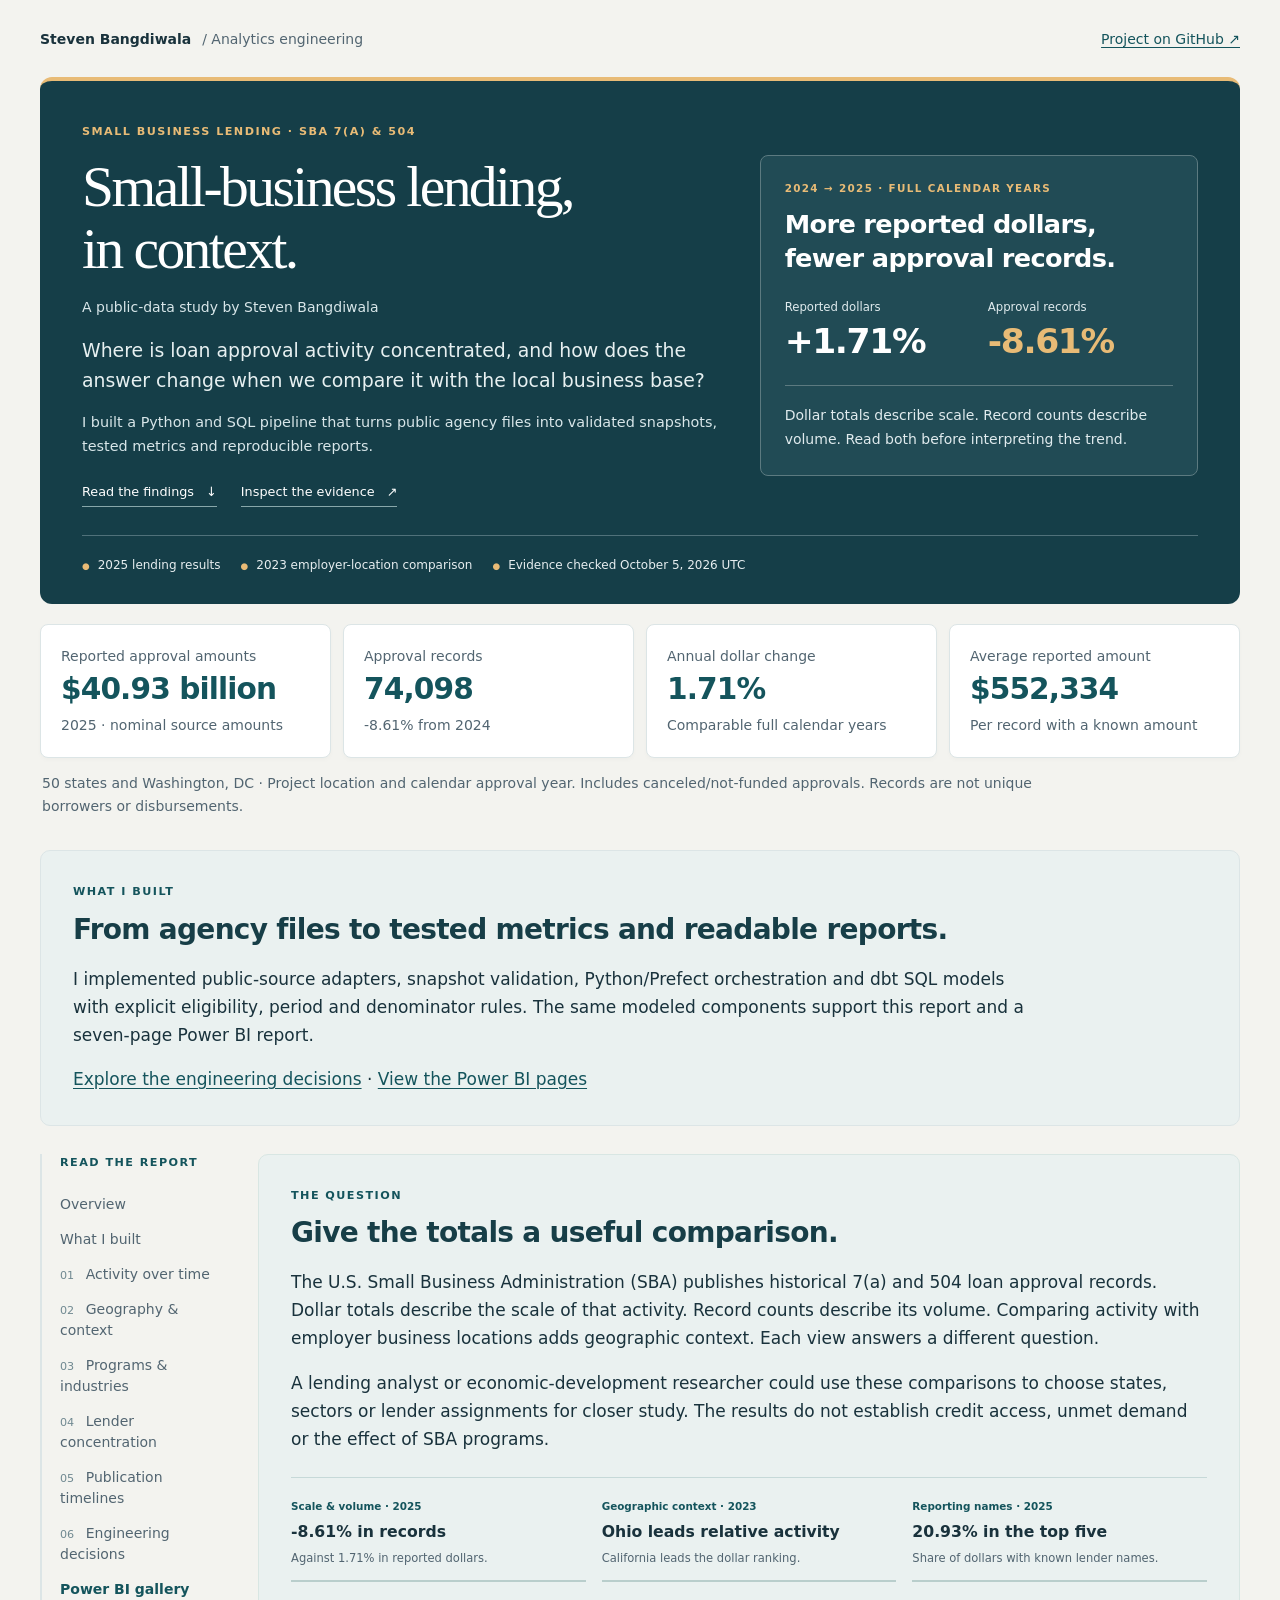
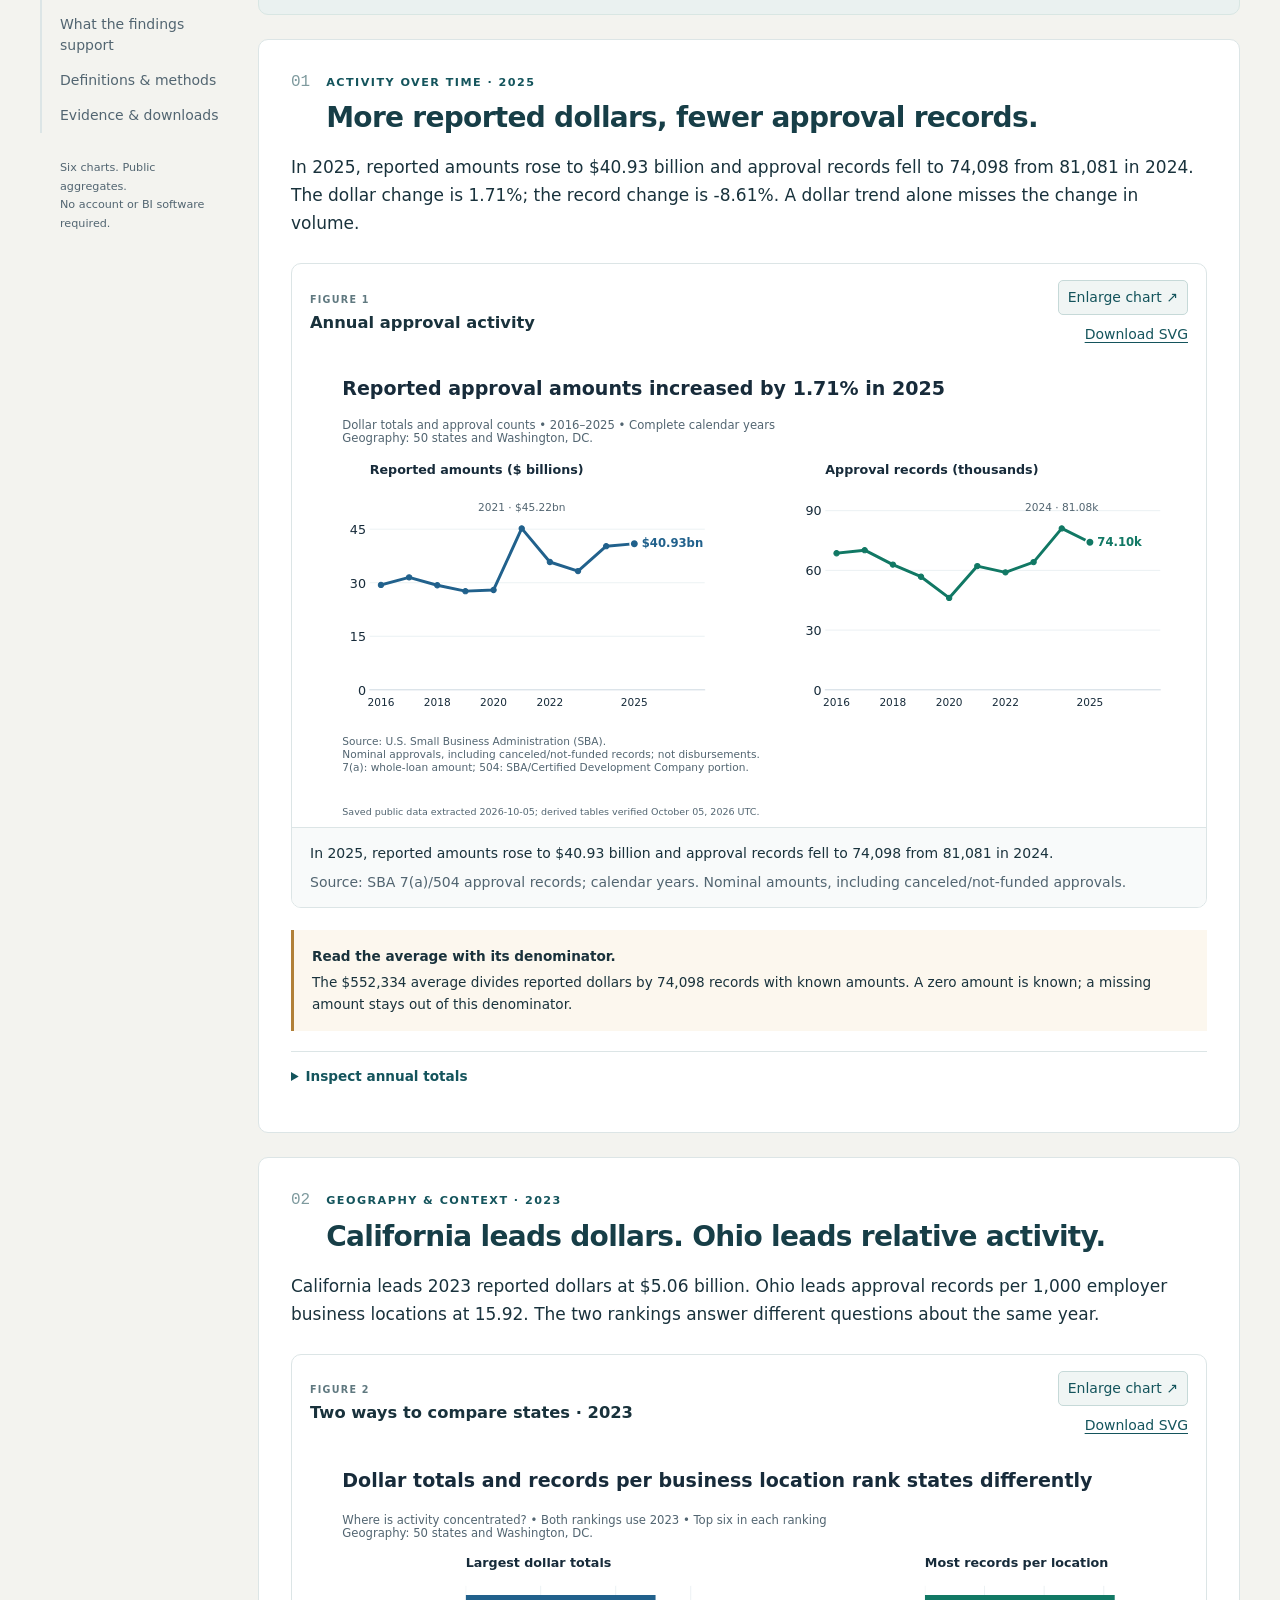
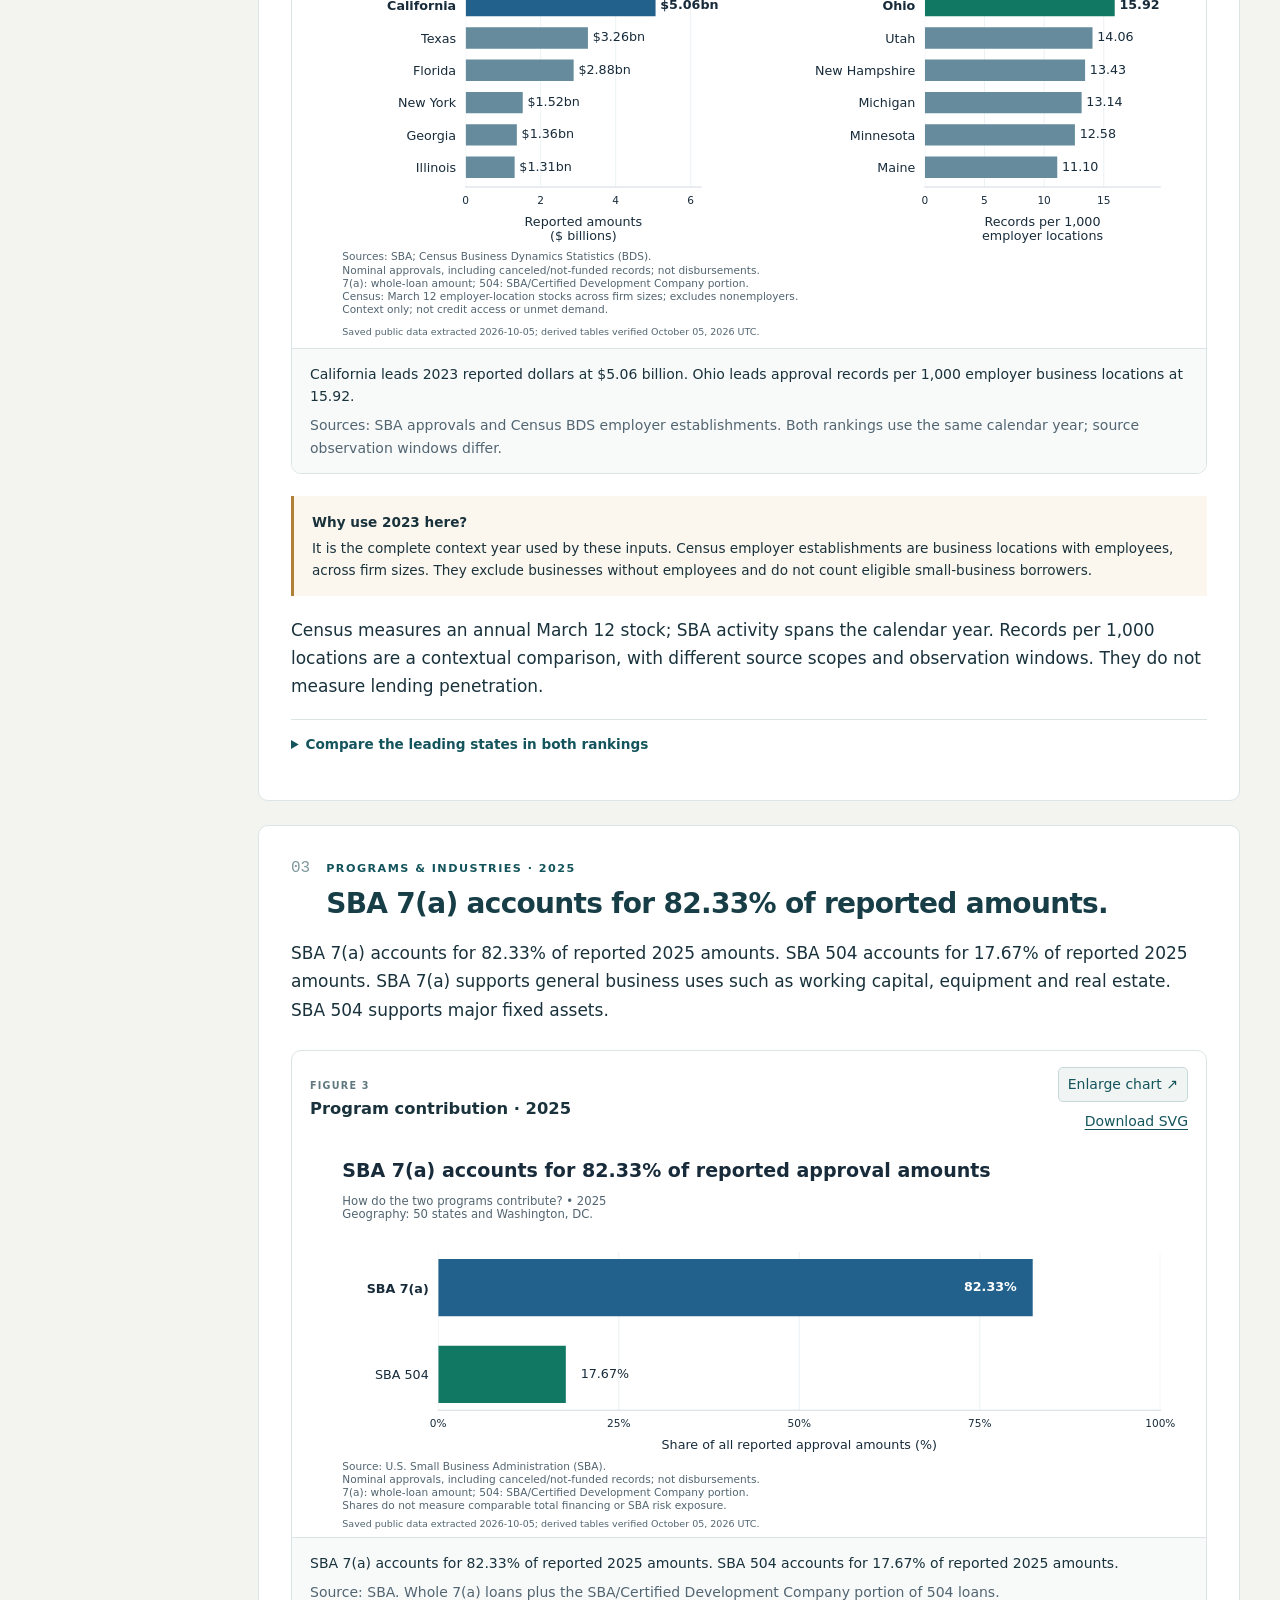
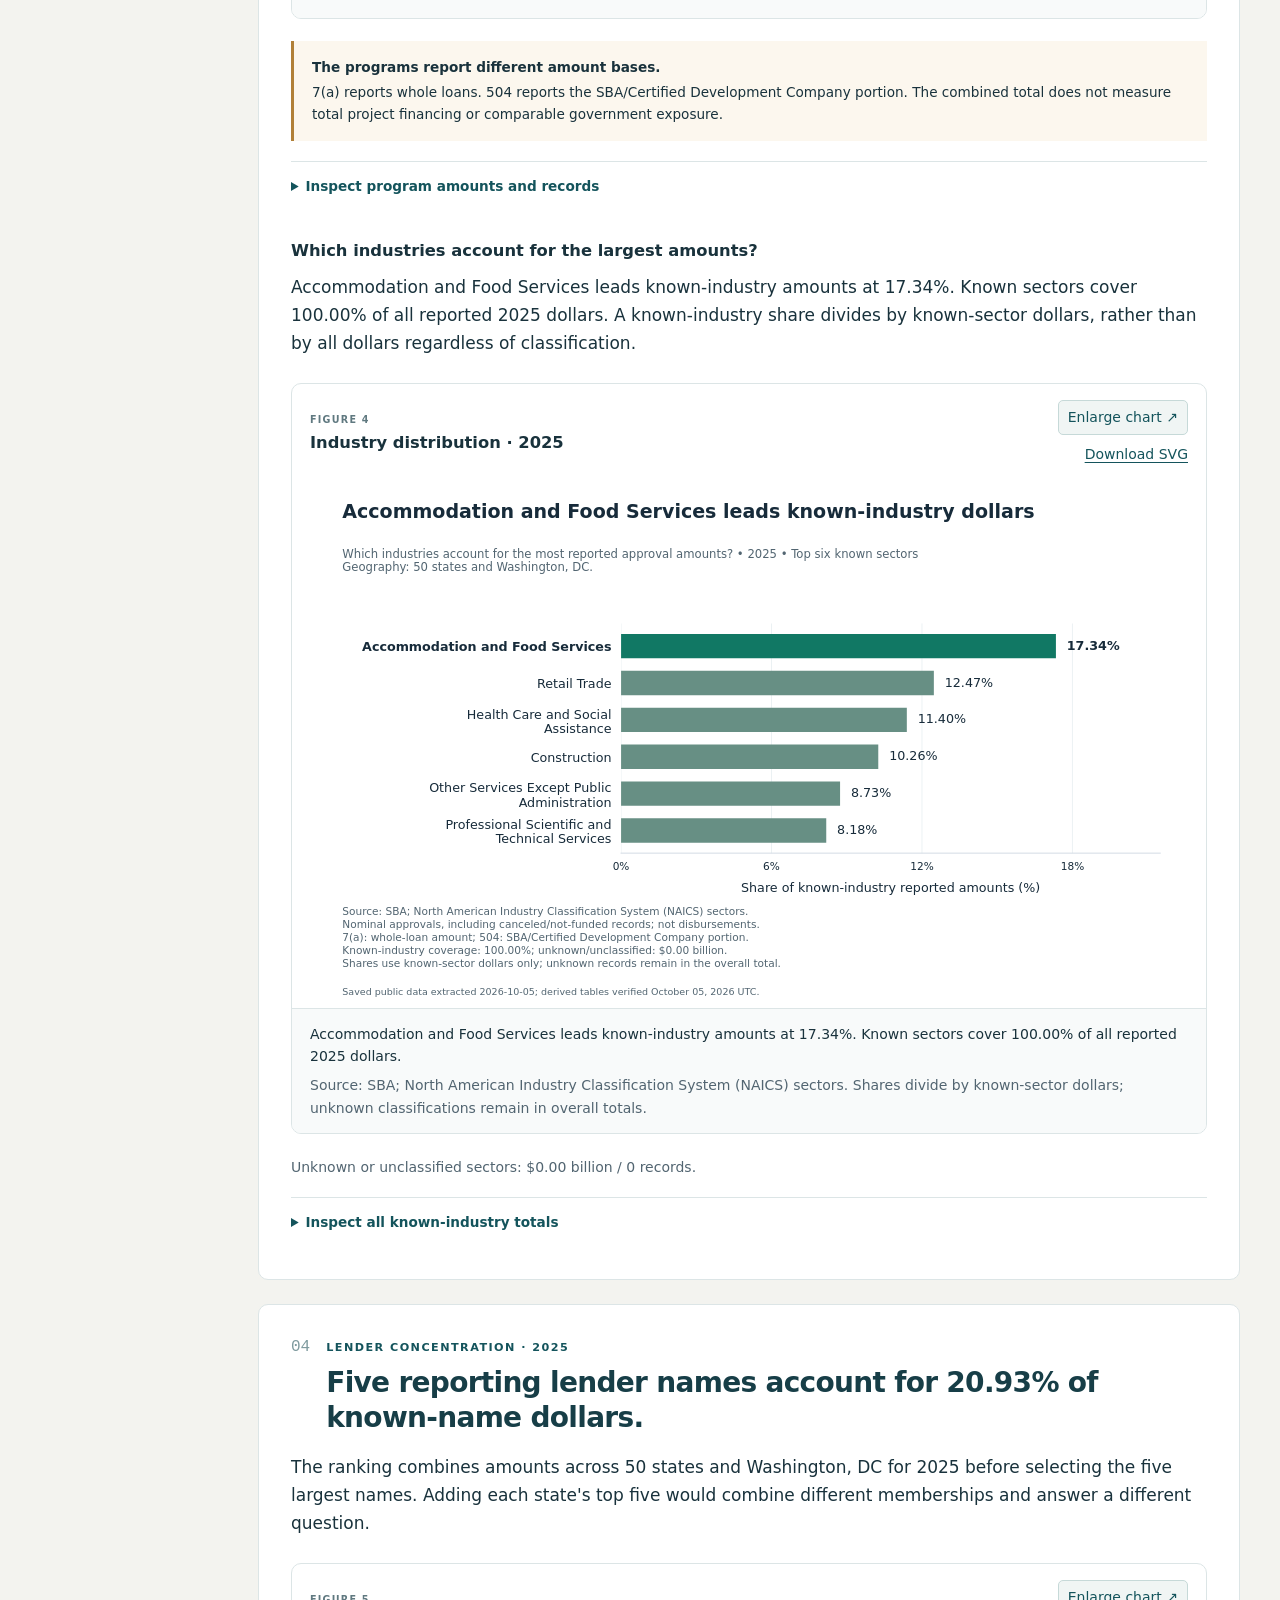
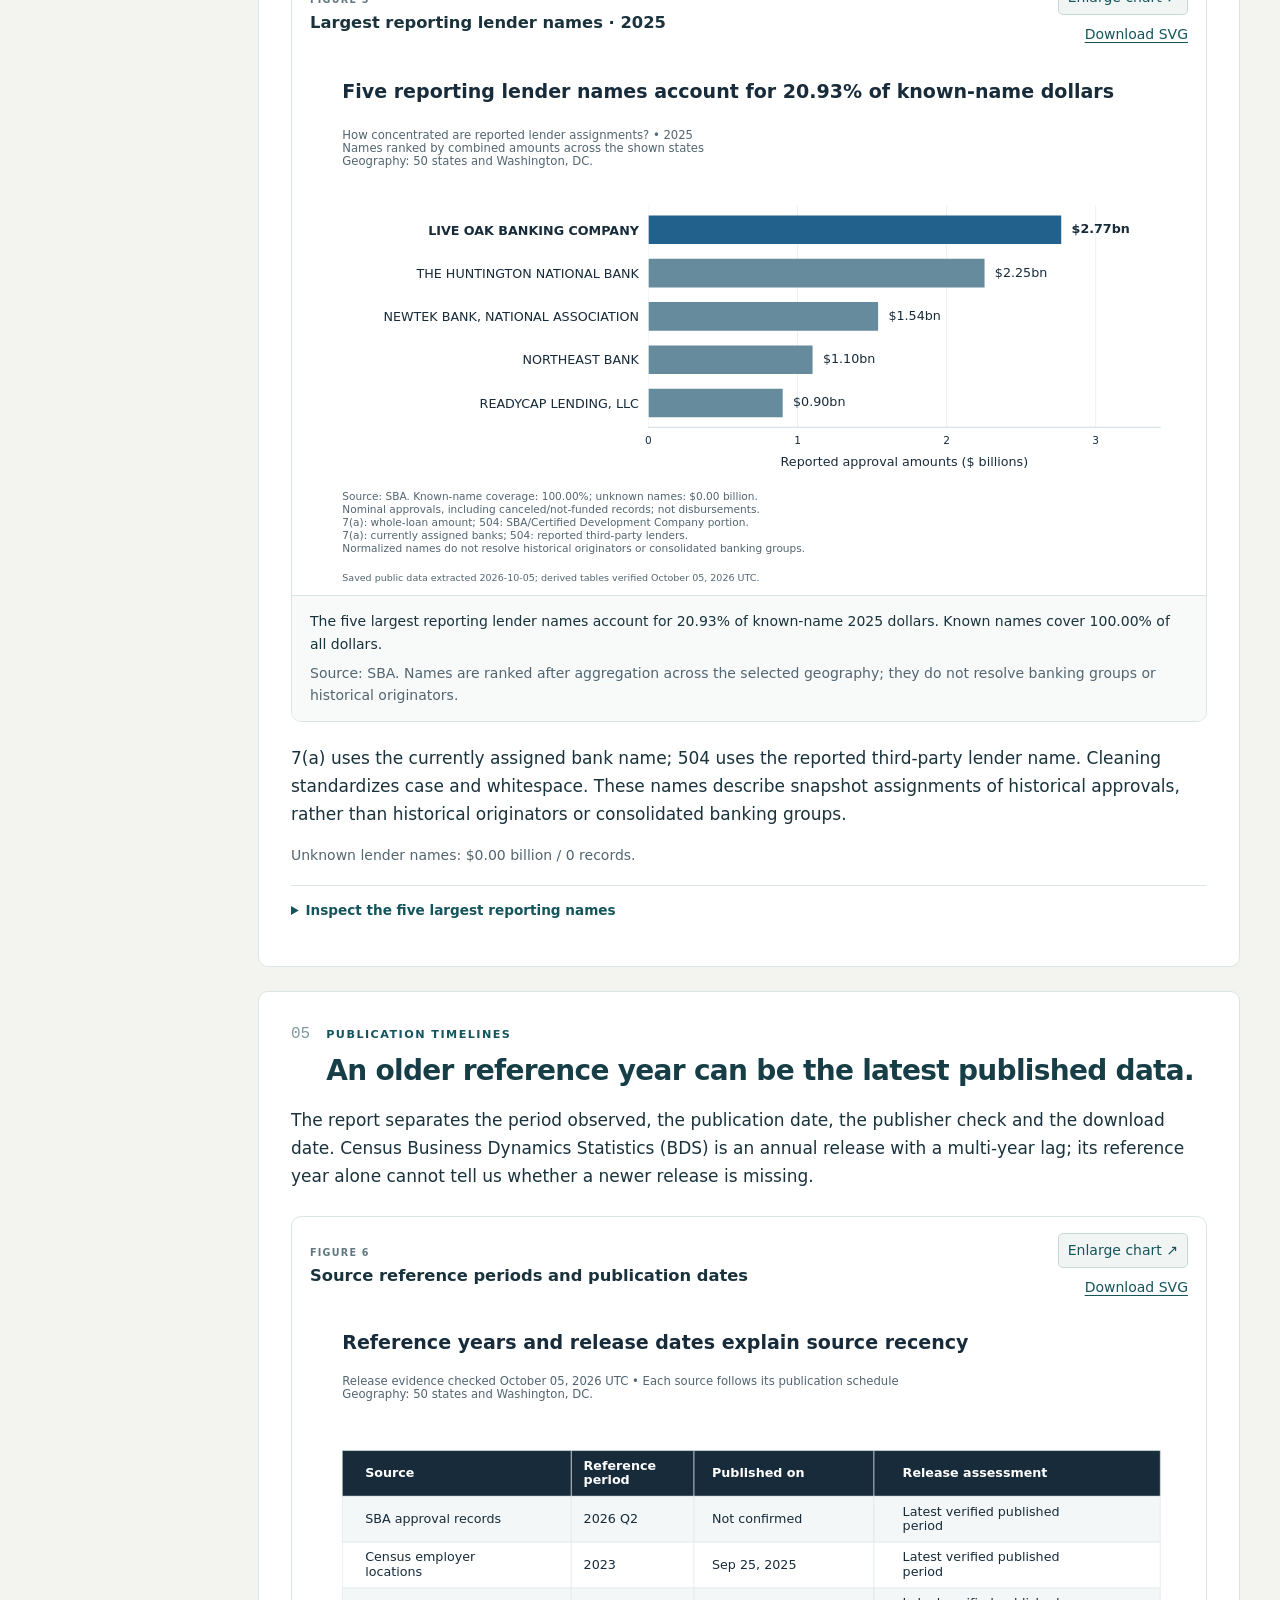
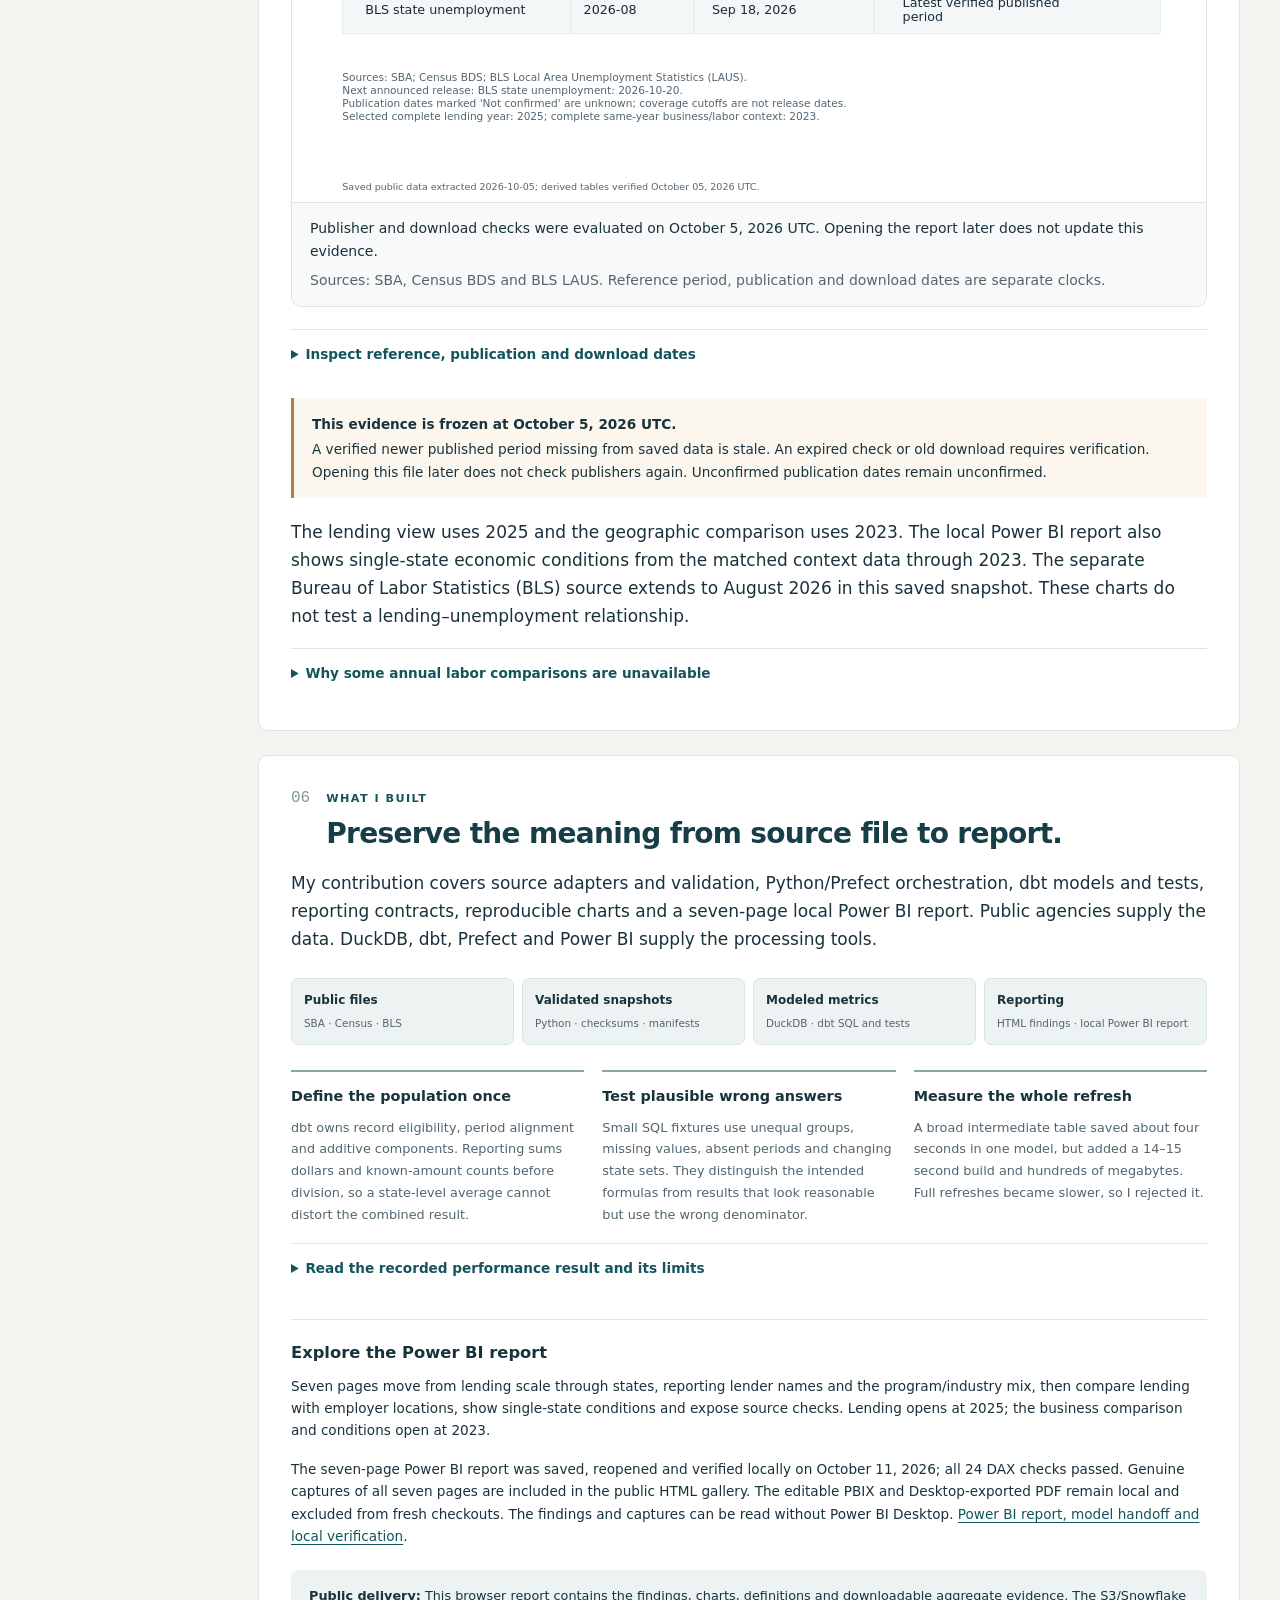
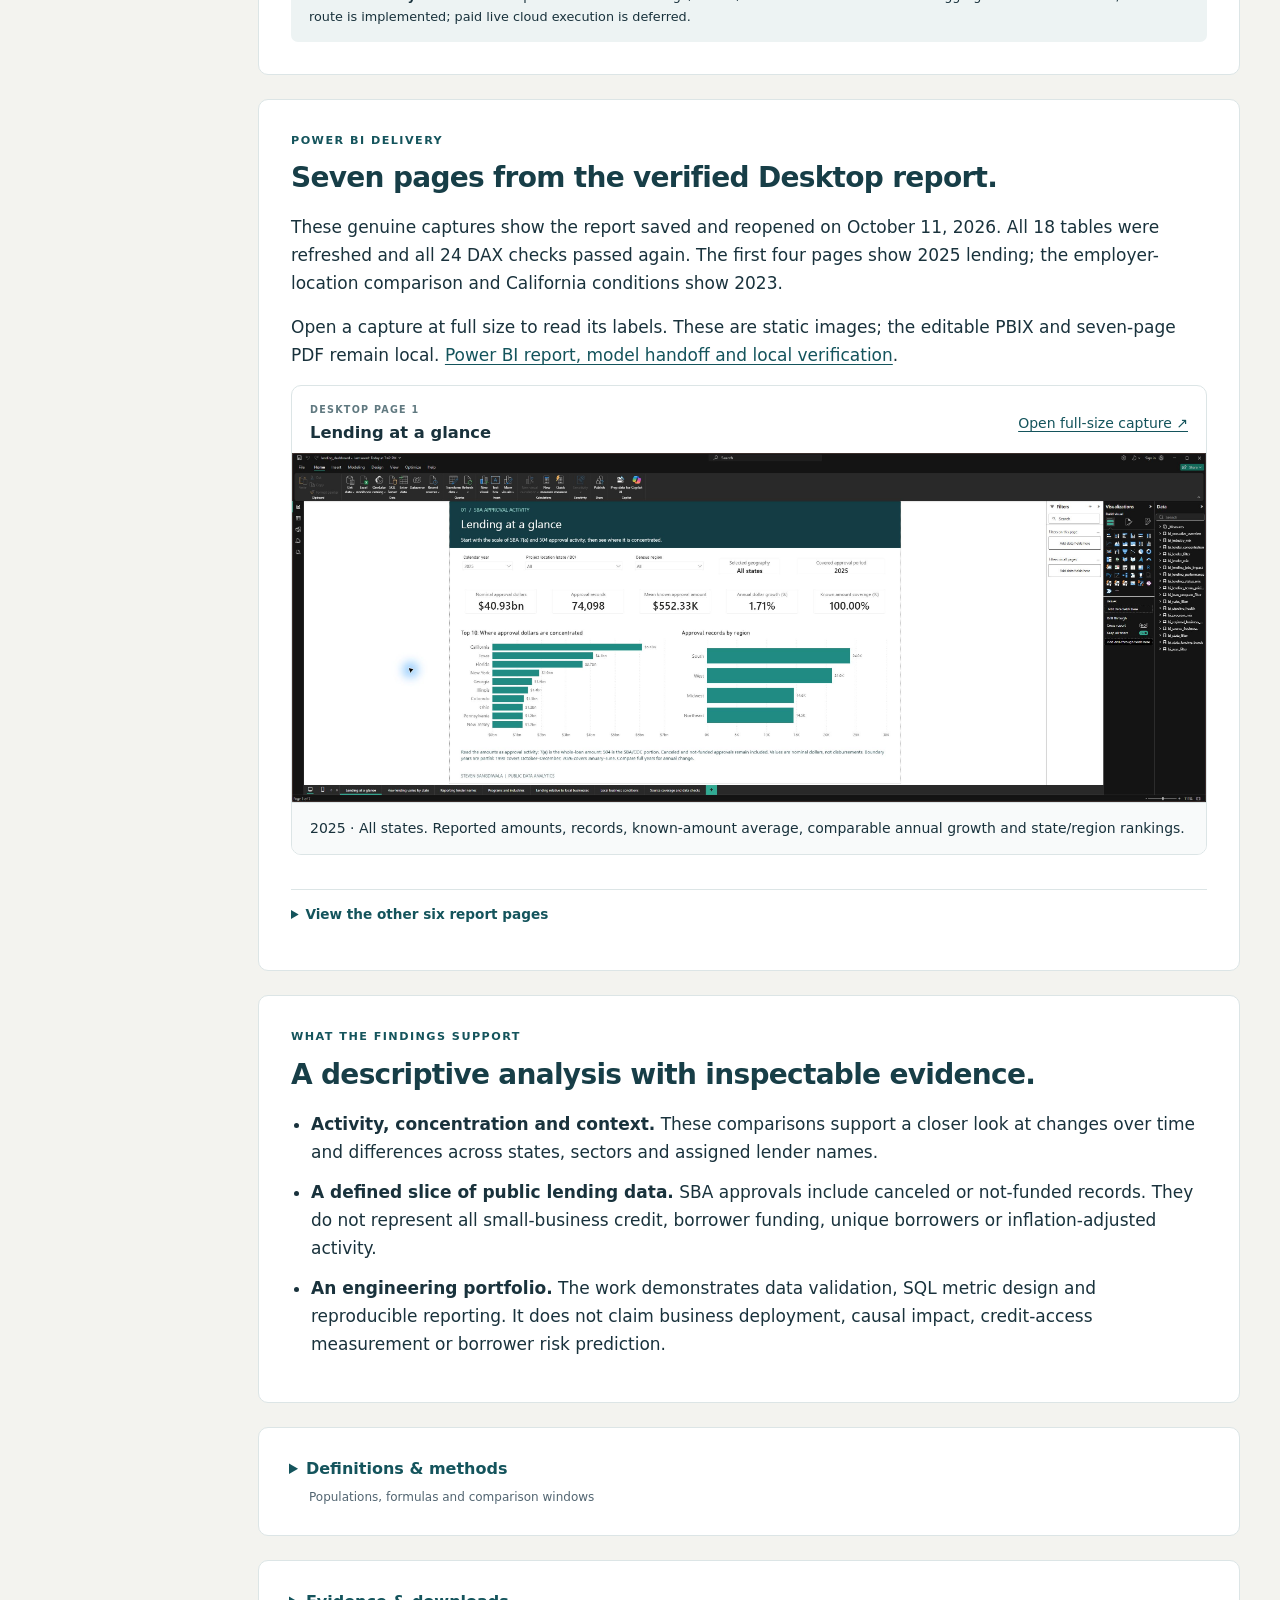
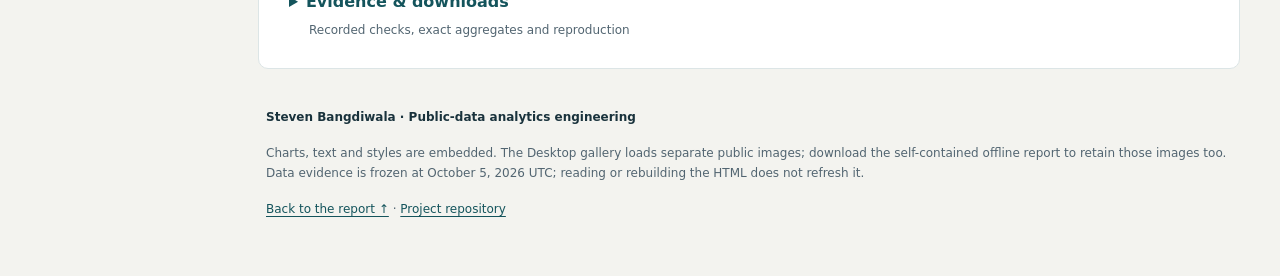
<file: reports/portfolio/index.html>
<!doctype html>
<html lang="en">
<head>
  <meta charset="utf-8">
  <meta name="viewport" content="width=device-width, initial-scale=1">
  <meta name="description" content="A public-data analytics engineering case study of SBA approval activity, geographic concentration and the business context behind the numbers.">
  <meta name="color-scheme" content="light">
  <meta name="theme-color" content="#153e48">
  <meta name="author" content="Steven Bangdiwala">
  <link rel="canonical" href="https://stevennitesh.github.io/small-business-lending-pipeline/">
  <meta property="og:type" content="article">
  <meta property="og:title" content="Small-Business Lending Analytics | Steven Bangdiwala">
  <meta property="og:description" content="SBA approval trends, geographic context and the engineering decisions behind a reproducible public-data analysis.">
  <meta property="og:url" content="https://stevennitesh.github.io/small-business-lending-pipeline/">
  <meta property="og:image" content="https://stevennitesh.github.io/small-business-lending-pipeline/assets/featured.jpg">
  <meta property="og:image:width" content="1200">
  <meta property="og:image:height" content="627">
  <link rel="icon" href="data:image/svg+xml,%3Csvg xmlns='http://www.w3.org/2000/svg' viewBox='0 0 32 32'%3E%3Crect width='32' height='32' rx='7' fill='%23153e48'/%3E%3Cpath d='M8 24V17M16 24V12M24 24V7' stroke='%23e8bb76' stroke-width='4'/%3E%3C/svg%3E">
  <title>Small-Business Lending Analytics | Steven Bangdiwala</title>
  <style>:root { --ink: #19323c; --muted: #526571; --teal: #14545c; --paper: #f3f3ef; --line: #dce5e6; --gold: #e8bb76; }
* { box-sizing: border-box; }
html { scroll-behavior: smooth; scroll-padding-top: 24px; }
body { margin: 0; background: var(--paper); color: var(--ink); font: 17px/1.65 system-ui, -apple-system, BlinkMacSystemFont, "Segoe UI", sans-serif; }
strong, td { font-variant-numeric: tabular-nums; }
a { color: var(--teal); text-underline-offset: 3px; }
a:hover { color: #086c76; }
button, a, summary, [tabindex] { -webkit-tap-highlight-color: transparent; }
:focus-visible { outline: 3px solid #b36b0b; outline-offset: 5px; }
button { font: inherit; cursor: pointer; }
[hidden] { display: none !important; }
.skip { position: absolute; top: -100px; left: 20px; padding: 8px 15px; background: white; z-index: 20; }
.skip:focus { top: 10px; }
.page { max-width: 1340px; margin: auto; padding: 28px 40px 50px; }
.masthead { display: flex; justify-content: space-between; gap: 15px; align-items: center; margin-bottom: 26px; font-size: 14px; }
.brand { font-weight: 750; color: var(--ink); text-decoration: none; }
.brand span { font-weight: 450; color: var(--muted); margin-left: 6px; }
.edition { color: var(--muted); }
.repository-link { white-space: nowrap; }
.byline { color: #d8e6e9; font-size: 14px; margin-top: -8px; }
.contribution-summary { margin-bottom: 28px; background: #eaf1f0; }
.contribution-summary p { max-width: 960px; }
.hero { color: #fff; background: #153e48; border-radius: 12px; padding: 42px 42px 28px; border-top: 4px solid var(--gold); display: grid; grid-template-columns: minmax(0, 1.45fr) minmax(0, 1fr); gap: 0 42px; align-items: center; }
.eyebrow { display: block; font-size: .7rem; font-weight: 750; text-transform: uppercase; letter-spacing: .13em; margin: 0 0 10px; color: var(--teal); }
.hero .eyebrow { color: #e8bb76; }
h1 { font-family: Georgia, "Times New Roman", serif; font-size: clamp(2.6rem, 4.5vw, 4.15rem); line-height: 1.08; font-weight: 500; letter-spacing: -.045em; margin: 14px 0 24px; }
.hero-deck { max-width: 770px; font-size: 1.18rem; line-height: 1.6; color: #e7f0f1; }
.hero-note { color: #d8e6e9; max-width: 820px; margin: 0; font-size: .9rem; }
.hero-actions { display: flex; flex-wrap: wrap; gap: 12px 24px; margin-top: 22px; }
.hero-actions a { font-size: .8rem; color: #fff; text-decoration: none; border-bottom: 1px solid #88a7aa; padding-bottom: 4px; }
.hero-actions a:hover { border-color: var(--gold); color: var(--gold); }
.hero-actions a span { margin-left: 8px; }
.hero-contrast { padding: 24px; border: 1px solid #5c7a80; border-radius: 8px; background: #214b55; }
.hero-contrast h2 { color: #fff; font-size: clamp(1.35rem, 2vw, 1.7rem); line-height: 1.35; margin-bottom: 22px; }
.hero-contrast .eyebrow { font-size: .65rem; }
.hero-contrast p:last-child { font-size: 14px; color: #e0ebee; }
.comparison { display: grid; grid-template-columns: repeat(2, minmax(0, 1fr)); gap: 18px; padding: 0 0 20px; margin-bottom: 18px; border-bottom: 1px solid #5c7a80; }
.comparison span { display: block; color: #e0ebee; font-size: .73rem; }
.comparison strong { display: block; font-size: clamp(1.6rem, 2.7vw, 2.35rem); letter-spacing: -.04em; line-height: 1.4; color: #fff; }
.comparison > div:last-child strong { color: var(--gold); }
.periods { grid-column: 1 / -1; display: flex; flex-wrap: wrap; gap: 10px 20px; border-top: 1px solid #50717a; padding-top: 20px; margin-top: 28px; font-size: .75rem; color: #e7eef0; }
.periods span::before { content: "●"; font-size: .55rem; color: var(--gold); margin-right: 8px; }
.metrics { display: grid; grid-template-columns: repeat(4, minmax(0, 1fr)); gap: 12px; margin-top: 20px; }
.metric { background: #fff; padding: 20px; border: 1px solid var(--line); border-radius: 8px; display: flex; flex-direction: column; box-shadow: 0 2px 5px rgb(25 50 60 / .025); }
.metric-label { color: var(--muted); font-size: 14px; }
.metric strong { font-size: clamp(1.3rem, 2.4vw, 1.85rem); letter-spacing: -.03em; margin: 3px 0 6px; color: var(--teal); line-height: 1.25; }
.metric > span:last-child { color: var(--muted); font-size: 14px; }
.population { font-size: 14px; color: var(--muted); margin: 14px 2px 32px; max-width: 1000px; }
.layout { display: grid; grid-template-columns: 190px minmax(0, 1fr); gap: 28px; align-items: start; }
aside { position: sticky; top: 25px; }
nav { border-left: 2px solid var(--line); padding-left: 18px; }
nav .eyebrow { margin-bottom: 15px; }
nav a { display: block; text-decoration: none; font-size: 14px; line-height: 1.5; padding: 7px 0; color: var(--muted); }
nav a:hover, nav a[aria-current="location"] { color: var(--teal); font-weight: 650; }
nav a[aria-current="location"] { box-shadow: -20px 0 0 -18px var(--teal); }
nav a span { font-size: .7rem; color: #708991; margin-right: 7px; }
.sidebar-note { margin: 26px 20px; font-size: .7rem; color: var(--muted); }
main { min-width: 0; }
section, .major-detail { background: #fff; border: 1px solid var(--line); border-radius: 10px; margin-bottom: 24px; padding: 32px; }
section.intro { background: #eaf1f0; border-color: #d8e6e3; }
h2 { font-size: clamp(1.35rem, 2.3vw, 1.75rem); line-height: 1.25; letter-spacing: -.025em; margin: 0 0 18px; color: #173e47; }
h3 { font-size: 1.02rem; line-height: 1.4; margin: 0 0 10px; }
p { margin: 0 0 16px; }
p:last-child { margin-bottom: 0; }
.reading-path { display: grid; grid-template-columns: repeat(3, minmax(0, 1fr)); gap: 16px; border-top: 1px solid #c6d9d8; padding-top: 20px; margin-top: 24px; }
.reading-path a { text-decoration: none; display: flex; flex-direction: column; gap: 7px; color: var(--ink); border-bottom: 2px solid #b9cecc; padding-bottom: 12px; }
.reading-path a:hover { border-color: var(--teal); }
.reading-path span { font-size: .72rem; color: var(--muted); line-height: 1.55; }
.reading-path span:first-child { color: var(--teal); font-size: .65rem; font-weight: 650; }
.reading-path strong { font-size: .98rem; line-height: 1.4; }
.section-heading { display: flex; gap: 16px; align-items: baseline; }
.section-heading .eyebrow { margin-bottom: 8px; }
.section-number { color: #7e9a9e; font: 500 1rem/1.3 ui-monospace, monospace; }
figure { margin: 26px 0 22px; border: 1px solid var(--line); border-radius: 10px; overflow: hidden; background: #fff; }
.figure-heading { padding: 16px 18px 8px; display: flex; justify-content: space-between; align-items: center; gap: 16px; }
.figure-heading h3 { margin: 0; }
.figure-heading .eyebrow { font-size: .6rem; margin-bottom: 4px; color: #607980; }
.chart-actions { display: flex; gap: 8px; flex-direction: column; align-items: flex-end; flex-shrink: 0; font-size: 14px; }
.zoom { padding: 5px 9px; background: #f0f5f4; border: 1px solid #c6d9d8; border-radius: 5px; color: var(--teal); font-size: 14px; }
.chart-scroll img { display: block; width: 100%; height: auto; }
figcaption { border-top: 1px solid var(--line); background: #f8fafa; padding: 14px 18px; font-size: 14px; line-height: 1.6; }
.chart-source { display: block; color: var(--muted); margin-top: 7px; font-size: 14px; }
.desktop-gallery { display: grid; gap: 16px; }
.desktop-capture { margin: 0; }
.desktop-capture img { display: block; width: 100%; height: auto; }
.desktop-capture .chart-actions { white-space: nowrap; }
.gallery-detail .desktop-capture { margin-bottom: 22px; }
.mobile-hint { display: none; }
.callout { border-left: 3px solid #b18038; background: #fcf7ee; padding: 15px 18px; font-size: .85rem; margin: 20px 0; }
.callout strong { display: block; margin-bottom: 3px; }
.coverage-note { font-size: 14px; color: var(--muted); }
.subsection-lead { margin-top: 30px; }
details { border-top: 1px solid var(--line); margin-top: 18px; }
summary { padding: 13px 0; color: var(--teal); font-weight: 650; font-size: .85rem; cursor: pointer; }
summary:hover { color: #087c86; }
details[open] summary { margin-bottom: 12px; }
.major-detail { margin-top: 0; padding: 8px 30px; }
.major-detail summary { font-size: 1rem; padding: 20px 0; }
.major-detail summary span { display: block; margin: 5px 0 0 20px; font-size: .75rem; font-weight: 450; color: var(--muted); }
.detail-body { padding-bottom: 22px; }
.table-scroll { overflow-x: auto; margin: 15px 0 24px; }
table { width: 100%; border-collapse: collapse; font-size: .75rem; line-height: 1.5; }
caption { text-align: left; font-weight: 650; color: var(--ink); padding: 0 0 10px; }
thead { background: #edf3f3; }
th, td { text-align: right; padding: 10px 12px; border-bottom: 1px solid var(--line); vertical-align: top; }
th:first-child, td:first-child { text-align: left; }
tbody th { font-weight: 500; }
tbody tr:nth-child(even) { background: #fafbfb; }
.pipeline { padding: 0; display: grid; grid-template-columns: repeat(4, 1fr); list-style: none; margin: 25px 0; gap: 8px; }
.pipeline li { background: #edf3f2; border: 1px solid #d8e6e4; border-radius: 7px; padding: 12px; font-size: .75rem; }
.pipeline span { display: block; font-size: .65rem; color: var(--muted); margin-top: 4px; }
.decision-grid { display: grid; grid-template-columns: repeat(3, 1fr); gap: 18px; }
.decision-grid article { border-top: 2px solid #83a8a8; padding-top: 14px; }
.decision-grid h3 { font-size: .9rem; }
.decision-grid p { font-size: .8rem; line-height: 1.7; color: var(--muted); }
.status { font-size: .8rem; background: #edf3f3; padding: 15px 18px; margin-top: 22px; border-radius: 7px; }
.report-delivery { border-top: 1px solid var(--line); margin-top: 26px; padding-top: 22px; }
.report-delivery p { font-size: .85rem; }
.limits-list { padding-left: 20px; margin: 0; }
.limits-list li { margin: 0 0 12px; }
.glossary { margin: 22px 0; }
dt { color: var(--teal); font-weight: 650; font-size: .9rem; border-top: 1px solid var(--line); padding-top: 15px; }
dd { margin: 5px 0 17px; font-size: .85rem; }
.downloads { display: flex; gap: 10px; flex-wrap: wrap; margin: 25px 0 16px; }
.downloads a { display: block; background: #edf3f2; padding: 10px 14px; border-radius: 6px; font-size: .78rem; }
.evidence-links { font-size: .85rem; }
pre { background: #173a44; color: #e9f3f4; overflow: auto; padding: 17px 20px; border-radius: 7px; font-size: .75rem; }
.json-preview { max-height: 24rem; }
footer { padding: 15px 8px 0; color: var(--muted); font-size: .75rem; }
footer p:first-child { font-weight: 650; color: var(--ink); }
dialog { border: 1px solid var(--line); border-radius: 12px; max-width: 96vw; width: 1150px; max-height: 94vh; padding: 20px; color: var(--ink); }
dialog::backdrop { background: rgb(12 32 38 / .78); }
body:has(dialog[open]) { overflow: hidden; }
.viewer-toolbar { display: flex; justify-content: space-between; gap: 20px; align-items: center; margin-bottom: 14px; }
.viewer-toolbar h2 { font-size: 1.05rem; margin: 0; }
.viewer-toolbar > div { display: flex; gap: 8px; flex-shrink: 0; }
.viewer-toolbar button { background: #edf3f2; border: 1px solid #c6d9d8; border-radius: 5px; padding: 7px 10px; font-size: .75rem; }
.viewer-scroll { overflow: auto; max-height: 68vh; }
.viewer-scroll img { display: block; width: 100%; height: auto; }
.viewer-scroll.full img { width: auto; min-width: 100%; max-width: none; }
.viewer-hint { display: none; }
#viewer-caption { font-size: .75rem; color: var(--muted); margin-top: 14px; }
@media (max-width: 1050px) {
  .page { padding: 22px; }
  .layout { grid-template-columns: 170px minmax(0, 1fr); gap: 20px; }
  section, .major-detail { padding-left: 24px; padding-right: 24px; }
  .metric { padding: 16px; }
  .hero { padding: 32px; gap: 0 24px; }
  .hero-contrast { padding: 20px; }
}
@media (max-width: 800px) {
  .layout { display: block; }
  aside { position: static; margin: 0 0 22px; }
  nav { display: flex; flex-wrap: wrap; gap: 0 18px; border-left: none; border-bottom: 1px solid var(--line); padding: 0 0 14px; }
  nav .eyebrow, .sidebar-note { display: none; }
  nav a { font-size: 14px; }
  .hero { padding: 32px; grid-template-columns: 1fr; gap: 24px; }
  .hero-contrast { max-width: none; }
  .periods { margin-top: 0; }
  .metrics { grid-template-columns: repeat(2, 1fr); }
  .metric strong { font-size: 1.75rem; }
}
@media (max-width: 600px) {
  body { font-size: 16px; }
  .page { padding: 18px 14px 30px; }
  .masthead { font-size: 14px; margin-bottom: 18px; flex-wrap: wrap; }
  .brand span, .edition { display: none; }
  .hero { padding: 26px 24px; border-radius: 12px; }
  h1 { font-size: 2.15rem; }
  .hero-deck { font-size: 1rem; }
  .hero-note { font-size: .85rem; }
  .hero-contrast h2 { font-size: 1.3rem; }
  .comparison strong { font-size: 1.8rem; }
  .periods { font-size: 14px; gap: 8px; flex-direction: column; }
  .metrics { gap: 8px; margin-top: 12px; }
  .metric { padding: 14px; }
  .metric strong { font-size: 1.35rem; margin: 6px 0; }
  .metric-label { font-size: 14px; }
  .population { font-size: 14px; margin-bottom: 22px; }
  nav { gap: 0 15px; }
  section, .major-detail { padding-left: 20px; padding-right: 20px; border-radius: 10px; }
  section { padding-top: 24px; padding-bottom: 24px; }
  p, .limits-list { font-size: 16px; }
  .section-heading { gap: 12px; }
  .section-number { font-size: .8rem; }
  .eyebrow { font-size: .62rem; }
  .figure-heading { padding: 14px; flex-direction: column; align-items: flex-start; gap: 10px; }
  .chart-actions { flex-direction: row; align-items: center; gap: 15px; }
  figcaption { padding: 14px; font-size: 14px; }
  .pipeline { grid-template-columns: repeat(2, 1fr); }
  .decision-grid { grid-template-columns: 1fr; }
  .reading-path { grid-template-columns: 1fr; gap: 14px; }
  .reading-path a { padding-bottom: 14px; }
  .callout { padding: 13px 15px; }
  .viewer-toolbar { flex-direction: column; align-items: flex-start; gap: 10px; }
  dialog { padding: 15px; }
  .viewer-hint { display: block; font-size: .72rem; color: var(--muted); }
  .viewer-scroll { max-height: 52vh; }
  th, td { padding: 8px; min-width: 80px; }
  table { font-size: .72rem; }
}
@media (prefers-reduced-motion: reduce) { html { scroll-behavior: auto; } }
@media print {
  body { background: #fff; font-size: 10pt; }
  .page { max-width: none; padding: 0; }
  .hero { background: #fff; color: #173e47; border: 1px solid var(--line); padding: 25px; }
  .hero-contrast { background: #fff; border-color: var(--line); padding: 18px; }
  .hero-contrast h2, .hero-contrast p:last-child, .comparison span, .comparison strong, .comparison > div:last-child strong { color: #173e47; }
  .comparison { border-color: var(--line); }
  .hero .eyebrow, .hero-deck, .hero-note, .periods { color: #173e47; }
  h1 { font-size: 30pt; }
  .masthead, aside, .hero-actions, .chart-actions, .mobile-hint, footer a, dialog { display: none !important; }
  .layout { display: block; }
  .metrics { grid-template-columns: repeat(4, 1fr); }
  .metric strong { font-size: 16pt; }
  section, .major-detail { padding: 20px; }
  h2, h3, summary { break-after: avoid; }
  figure, .callout, .metric, .pipeline, tr { break-inside: avoid; }
  .chart-scroll, .table-scroll { overflow: visible; }
  .chart-scroll img { min-width: 0; }
  .table-scroll { width: 100%; }
  th, td { min-width: 0; overflow-wrap: anywhere; }
  pre { background: #f5f7f7; color: var(--ink); white-space: pre-wrap; }
  .json-detail { display: none; }
  .major-detail summary span { display: none; }
}
</style>
</head>
<body>
<a class="skip" href="#report">Skip to report</a>
<div class="page">
  <div class="masthead"><span class="brand">Steven Bangdiwala <span>/ Analytics engineering</span></span>
    <a href="https://github.com/stevennitesh/small-business-lending-pipeline" class="repository-link">Project on GitHub ↗</a></div>
  <header class="hero">
    <div class="hero-copy">
    <p class="eyebrow">Small business lending · SBA 7(a) &amp; 504</p>
    <h1>Small-business lending,<br>in context.</h1>
    <p class="byline">A public-data study by Steven Bangdiwala</p>
    <p class="hero-deck">Where is loan approval activity concentrated, and how does the answer change
      when we compare it with the local business base?</p>
    <p class="hero-note">I built a Python and SQL pipeline that turns public agency files into validated
      snapshots, tested metrics and reproducible reports.</p>
    <div class="hero-actions"><a href="#activity">Read the findings <span aria-hidden="true">↓</span></a>
      <a href="#evidence">Inspect the evidence <span aria-hidden="true">↗</span></a></div>
    </div>
    <div class="hero-contrast" aria-label="Change from 2024 to 2025">
      <p class="eyebrow">2024 → 2025 · Full calendar years</p>
      <h2>More reported dollars, fewer approval records.</h2>
      <div class="comparison"><div><span>Reported dollars</span><strong>+1.71%</strong></div>
        <div><span>Approval records</span><strong>-8.61%</strong></div></div>
      <p>Dollar totals describe scale. Record counts describe volume. Read both before interpreting the trend.</p>
    </div>
    <div class="periods"><span>2025 lending results</span><span>2023 employer-location comparison</span>
      <span>Evidence checked October 5, 2026 UTC</span></div>
  </header>
  <div class="metrics" aria-label="2025 approval activity">
    <div class="metric"><span class="metric-label">Reported approval amounts</span><strong>$40.93 billion</strong><span>2025 · nominal source amounts</span></div>
    <div class="metric"><span class="metric-label">Approval records</span><strong>74,098</strong><span>-8.61% from 2024</span></div>
    <div class="metric"><span class="metric-label">Annual dollar change</span><strong>1.71%</strong><span>Comparable full calendar years</span></div>
    <div class="metric"><span class="metric-label">Average reported amount</span><strong>$552,334</strong><span>Per record with a known amount</span></div>
  </div>
  <p class="population">50 states and Washington, DC · Project location and calendar approval year.
    Includes canceled/not-funded approvals. Records are not unique borrowers or disbursements.</p>

  <section id="contribution" class="contribution-summary">
    <p class="eyebrow">What I built</p>
    <h2>From agency files to tested metrics and readable reports.</h2>
    <p>I implemented public-source adapters, snapshot validation, Python/Prefect orchestration and dbt SQL models
      with explicit eligibility, period and denominator rules. The same modeled components support this
      report and a seven-page Power BI report.</p>
    <p><a href="#engineering">Explore the engineering decisions</a> · <a href="#desktop-gallery">View the Power BI pages</a></p>
  </section>

  <div class="layout">
    <aside>
      <nav aria-label="Report contents">
        <p class="eyebrow">Read the report</p>
        <a href="#question">Overview</a>
        <a href="#contribution">What I built</a>
        <a href="#activity"><span>01</span> Activity over time</a>
        <a href="#geography"><span>02</span> Geography &amp; context</a>
        <a href="#composition"><span>03</span> Programs &amp; industries</a>
        <a href="#lenders"><span>04</span> Lender concentration</a>
        <a href="#coverage"><span>05</span> Publication timelines</a>
        <a href="#engineering"><span>06</span> Engineering decisions</a>
        <a href="#desktop-gallery">Power BI gallery</a>
        <a href="#limits">What the findings support</a>
        <a href="#methods">Definitions &amp; methods</a>
        <a href="#evidence">Evidence &amp; downloads</a>
      </nav>
      <p class="sidebar-note">Six charts. Public aggregates.<br>No account or BI software required.</p>
    </aside>
    <main id="report">
      <section id="question" class="intro">
        <p class="eyebrow">The question</p>
        <h2>Give the totals a useful comparison.</h2>
        <p>The U.S. Small Business Administration (SBA) publishes historical 7(a) and 504 loan approval records.
          Dollar totals describe the scale of that activity. Record counts describe its volume.
          Comparing activity with employer business locations adds geographic context. Each view answers
          a different question.</p>
        <p>A lending analyst or economic-development researcher could use these comparisons to choose
          states, sectors or lender assignments for closer study. The results do not establish credit
          access, unmet demand or the effect of SBA programs.</p>
        <div class="reading-path" aria-label="Key findings and where to read them">
          <a href="#activity"><span>Scale &amp; volume · 2025</span><strong>-8.61% in records</strong>
            <span>Against 1.71% in reported dollars.</span></a>
          <a href="#geography"><span>Geographic context · 2023</span><strong>Ohio leads relative activity</strong>
            <span>California leads the dollar ranking.</span></a>
          <a href="#lenders"><span>Reporting names · 2025</span><strong>20.93% in the top five</strong>
            <span>Share of dollars with known lender names.</span></a>
        </div>
      </section>

      <section id="activity">
        <div class="section-heading"><span class="section-number">01</span><div><p class="eyebrow">Activity over time · 2025</p>
          <h2>More reported dollars, fewer approval records.</h2></div></div>
        <p>In 2025, reported amounts rose to $40.93 billion and approval records fell to 74,098 from 81,081 in 2024. The dollar change is 1.71%; the record change is -8.61%.
          A dollar trend alone misses the change in volume.</p>
        <figure id="chart-findings" aria-labelledby="findings-title">
        <div class="figure-heading"><div><span class="eyebrow">Figure 1</span>
        <h3 id="findings-title">Annual approval activity</h3></div>
        <div class="chart-actions"><button type="button" class="zoom" hidden
        aria-haspopup="dialog" aria-label="Enlarge Annual approval activity">Enlarge chart ↗</button>
        <a href="[data-uri]" download="lending_findings.svg">Download SVG</a></div></div>
        <div class="chart-scroll" role="region" aria-label="Annual approval activity chart">
        <picture><source media="(max-width: 600px)" srcset="[data-uri]">
        <img src="[data-uri]" alt="In 2025, reported amounts rose to $40.93 billion and approval records fell to 74,098 from 81,081 in 2024." loading="lazy"></picture></div>
        <figcaption>In 2025, reported amounts rose to $40.93 billion and approval records fell to 74,098 from 81,081 in 2024. <span class="chart-source">Source: SBA 7(a)/504 approval records; calendar years. Nominal amounts, including canceled/not-funded approvals.</span></figcaption>
        </figure>
        <div class="callout"><strong>Read the average with its denominator.</strong>
          The $552,334 average divides reported dollars by 74,098 records with known amounts.
          A zero amount is known; a missing amount stays out of this denominator.</div>
        <details><summary>Inspect annual totals</summary><div class="table-scroll" tabindex="0" role="region" aria-label="Annual approval totals"><table><caption>Annual approval totals</caption><thead><tr><th scope="col">Calendar year</th><th scope="col">Reported amounts</th><th scope="col">Approval records</th></tr></thead><tbody><tr><th scope="row">2016</th><td>$29.39 billion</td><td>68,625</td></tr><tr><th scope="row">2017</th><td>$31.51 billion</td><td>70,152</td></tr><tr><th scope="row">2018</th><td>$29.30 billion</td><td>62,895</td></tr><tr><th scope="row">2019</th><td>$27.65 billion</td><td>56,807</td></tr><tr><th scope="row">2020</th><td>$27.98 billion</td><td>46,167</td></tr><tr><th scope="row">2021</th><td>$45.22 billion</td><td>62,155</td></tr><tr><th scope="row">2022</th><td>$35.81 billion</td><td>59,021</td></tr><tr><th scope="row">2023</th><td>$33.27 billion</td><td>64,154</td></tr><tr><th scope="row">2024</th><td>$40.24 billion</td><td>81,081</td></tr><tr><th scope="row">2025</th><td>$40.93 billion</td><td>74,098</td></tr></tbody></table></div></details>
      </section>

      <section id="geography">
        <div class="section-heading"><span class="section-number">02</span><div><p class="eyebrow">Geography &amp; context · 2023</p>
          <h2>California leads dollars. Ohio leads relative activity.</h2></div></div>
        <p>California leads 2023 reported dollars at $5.06 billion. Ohio leads approval records per 1,000 employer business locations at 15.92. The two rankings answer different questions about the same year.</p>
        <figure id="chart-geography" aria-labelledby="geography-title">
        <div class="figure-heading"><div><span class="eyebrow">Figure 2</span>
        <h3 id="geography-title">Two ways to compare states · 2023</h3></div>
        <div class="chart-actions"><button type="button" class="zoom" hidden
        aria-haspopup="dialog" aria-label="Enlarge Two ways to compare states · 2023">Enlarge chart ↗</button>
        <a href="[data-uri]" download="lending_geography.svg">Download SVG</a></div></div>
        <div class="chart-scroll" role="region" aria-label="Two ways to compare states · 2023 chart">
        <picture><source media="(max-width: 600px)" srcset="[data-uri]">
        <img src="[data-uri]" alt="California leads 2023 reported dollars at $5.06 billion. Ohio leads approval records per 1,000 employer business locations at 15.92." loading="lazy"></picture></div>
        <figcaption>California leads 2023 reported dollars at $5.06 billion. Ohio leads approval records per 1,000 employer business locations at 15.92. <span class="chart-source">Sources: SBA approvals and Census BDS employer establishments. Both rankings use the same calendar year; source observation windows differ.</span></figcaption>
        </figure>
        <div class="callout"><strong>Why use 2023 here?</strong>
          It is the complete context year used by these inputs. Census employer establishments are
          business locations with employees, across firm sizes. They exclude businesses without employees
          and do not count eligible small-business borrowers.</div>
        <p>Census measures an annual March 12 stock; SBA activity spans the calendar year.
          Records per 1,000 locations are a contextual comparison, with different source scopes and
          observation windows. They do not measure lending penetration.</p>
        <details><summary>Compare the leading states in both rankings</summary><div class="table-scroll" tabindex="0" role="region" aria-label="Largest state dollar totals · 2023"><table><caption>Largest state dollar totals · 2023</caption><thead><tr><th scope="col">State</th><th scope="col">Reported amounts</th><th scope="col">Approval records</th></tr></thead><tbody><tr><th scope="row">California</th><td>$5.06 billion</td><td>7,660</td></tr><tr><th scope="row">Texas</th><td>$3.26 billion</td><td>4,540</td></tr><tr><th scope="row">Florida</th><td>$2.88 billion</td><td>5,451</td></tr><tr><th scope="row">New York</th><td>$1.52 billion</td><td>4,350</td></tr><tr><th scope="row">Georgia</th><td>$1.36 billion</td><td>1,895</td></tr><tr><th scope="row">Illinois</th><td>$1.31 billion</td><td>2,322</td></tr></tbody></table></div> <div class="table-scroll" tabindex="0" role="region" aria-label="Highest activity relative to employer locations · 2023"><table><caption>Highest activity relative to employer locations · 2023</caption><thead><tr><th scope="col">State</th><th scope="col">Records per 1,000 locations</th></tr></thead><tbody><tr><th scope="row">Ohio</th><td>15.92</td></tr><tr><th scope="row">Utah</th><td>14.06</td></tr><tr><th scope="row">New Hampshire</th><td>13.43</td></tr><tr><th scope="row">Michigan</th><td>13.14</td></tr><tr><th scope="row">Minnesota</th><td>12.58</td></tr><tr><th scope="row">Maine</th><td>11.10</td></tr></tbody></table></div></details>
      </section>

      <section id="composition">
        <div class="section-heading"><span class="section-number">03</span><div><p class="eyebrow">Programs &amp; industries · 2025</p>
          <h2>SBA 7(a) accounts for 82.33% of reported amounts.</h2></div></div>
        <p>SBA 7(a) accounts for 82.33% of reported 2025 amounts. SBA 504 accounts for 17.67% of reported 2025 amounts. SBA 7(a) supports general business uses such as working capital,
          equipment and real estate. SBA 504 supports major fixed assets.</p>
        <figure id="chart-programs" aria-labelledby="programs-title">
        <div class="figure-heading"><div><span class="eyebrow">Figure 3</span>
        <h3 id="programs-title">Program contribution · 2025</h3></div>
        <div class="chart-actions"><button type="button" class="zoom" hidden
        aria-haspopup="dialog" aria-label="Enlarge Program contribution · 2025">Enlarge chart ↗</button>
        <a href="[data-uri]" download="lending_programs.svg">Download SVG</a></div></div>
        <div class="chart-scroll" role="region" aria-label="Program contribution · 2025 chart">
        <picture><source media="(max-width: 600px)" srcset="[data-uri]">
        <img src="[data-uri]" alt="SBA 7(a) accounts for 82.33% of reported 2025 amounts. SBA 504 accounts for 17.67% of reported 2025 amounts." loading="lazy"></picture></div>
        <figcaption>SBA 7(a) accounts for 82.33% of reported 2025 amounts. SBA 504 accounts for 17.67% of reported 2025 amounts. <span class="chart-source">Source: SBA. Whole 7(a) loans plus the SBA/Certified Development Company portion of 504 loans.</span></figcaption>
        </figure>
        <div class="callout"><strong>The programs report different amount bases.</strong>
          7(a) reports whole loans. 504 reports the SBA/Certified Development Company portion.
          The combined total does not measure total project financing or comparable government exposure.</div>
        <details><summary>Inspect program amounts and records</summary><div class="table-scroll" tabindex="0" role="region" aria-label="Program totals · 2025"><table><caption>Program totals · 2025</caption><thead><tr><th scope="col">Program</th><th scope="col">Reported amounts</th><th scope="col">Share of all amounts</th><th scope="col">Approval records</th></tr></thead><tbody><tr><th scope="row">SBA 7(a)</th><td>$33.70 billion</td><td>82.33%</td><td>67,933</td></tr><tr><th scope="row">SBA 504</th><td>$7.23 billion</td><td>17.67%</td><td>6,165</td></tr></tbody></table></div></details>
        <h3 class="subsection-lead">Which industries account for the largest amounts?</h3>
        <p>Accommodation and Food Services leads known-industry amounts at 17.34%. Known sectors cover 100.00% of all reported 2025 dollars. A known-industry share divides by known-sector dollars,
          rather than by all dollars regardless of classification.</p>
        <figure id="chart-industries" aria-labelledby="industries-title">
        <div class="figure-heading"><div><span class="eyebrow">Figure 4</span>
        <h3 id="industries-title">Industry distribution · 2025</h3></div>
        <div class="chart-actions"><button type="button" class="zoom" hidden
        aria-haspopup="dialog" aria-label="Enlarge Industry distribution · 2025">Enlarge chart ↗</button>
        <a href="[data-uri]" download="lending_industries.svg">Download SVG</a></div></div>
        <div class="chart-scroll" role="region" aria-label="Industry distribution · 2025 chart">
        <picture><source media="(max-width: 600px)" srcset="[data-uri]">
        <img src="[data-uri]" alt="Accommodation and Food Services leads known-industry amounts at 17.34%. Known sectors cover 100.00% of all reported 2025 dollars." loading="lazy"></picture></div>
        <figcaption>Accommodation and Food Services leads known-industry amounts at 17.34%. Known sectors cover 100.00% of all reported 2025 dollars. <span class="chart-source">Source: SBA; North American Industry Classification System (NAICS) sectors. Shares divide by known-sector dollars; unknown classifications remain in overall totals.</span></figcaption>
        </figure>
        <p class="coverage-note">Unknown or unclassified sectors: $0.00 billion / 0 records.</p>
        <details><summary>Inspect all known-industry totals</summary><div class="table-scroll" tabindex="0" role="region" aria-label="Known-industry totals · 2025"><table><caption>Known-industry totals · 2025</caption><thead><tr><th scope="col">Industry</th><th scope="col">Reported amounts</th><th scope="col">Share of known-sector amounts</th></tr></thead><tbody><tr><th scope="row">Accommodation and Food Services</th><td>$7.10 billion</td><td>17.34%</td></tr><tr><th scope="row">Retail Trade</th><td>$5.11 billion</td><td>12.47%</td></tr><tr><th scope="row">Health Care and Social Assistance</th><td>$4.66 billion</td><td>11.40%</td></tr><tr><th scope="row">Construction</th><td>$4.20 billion</td><td>10.26%</td></tr><tr><th scope="row">Other Services Except Public Administration</th><td>$3.57 billion</td><td>8.73%</td></tr><tr><th scope="row">Professional Scientific and Technical Services</th><td>$3.35 billion</td><td>8.18%</td></tr><tr><th scope="row">Manufacturing</th><td>$3.23 billion</td><td>7.89%</td></tr><tr><th scope="row">Wholesale Trade</th><td>$2.16 billion</td><td>5.28%</td></tr><tr><th scope="row">Arts Entertainment and Recreation</th><td>$1.83 billion</td><td>4.48%</td></tr><tr><th scope="row">Administrative and Support and Waste Management and Remediation Services</th><td>$1.48 billion</td><td>3.61%</td></tr><tr><th scope="row">Transportation and Warehousing</th><td>$1.25 billion</td><td>3.05%</td></tr><tr><th scope="row">Real Estate and Rental and Leasing</th><td>$0.85 billion</td><td>2.08%</td></tr><tr><th scope="row">Educational Services</th><td>$0.61 billion</td><td>1.49%</td></tr><tr><th scope="row">Finance and Insurance</th><td>$0.55 billion</td><td>1.35%</td></tr><tr><th scope="row">Agriculture Forestry Fishing and Hunting</th><td>$0.52 billion</td><td>1.26%</td></tr><tr><th scope="row">Information</th><td>$0.28 billion</td><td>0.68%</td></tr><tr><th scope="row">Mining Quarrying and Oil and Gas Extraction</th><td>$0.09 billion</td><td>0.23%</td></tr><tr><th scope="row">Utilities</th><td>$0.04 billion</td><td>0.11%</td></tr><tr><th scope="row">Management of Companies and Enterprises</th><td>$0.04 billion</td><td>0.10%</td></tr><tr><th scope="row">Public Administration</th><td>$0.00 billion</td><td>0.01%</td></tr></tbody></table></div></details>
      </section>

      <section id="lenders">
        <div class="section-heading"><span class="section-number">04</span><div><p class="eyebrow">Lender concentration · 2025</p>
          <h2>Five reporting lender names account for 20.93% of known-name dollars.</h2></div></div>
        <p>The ranking combines amounts across 50 states and Washington, DC for 2025 before selecting the five largest names.
          Adding each state's top five would combine different memberships and answer a different question.</p>
        <figure id="chart-lenders" aria-labelledby="lenders-title">
        <div class="figure-heading"><div><span class="eyebrow">Figure 5</span>
        <h3 id="lenders-title">Largest reporting lender names · 2025</h3></div>
        <div class="chart-actions"><button type="button" class="zoom" hidden
        aria-haspopup="dialog" aria-label="Enlarge Largest reporting lender names · 2025">Enlarge chart ↗</button>
        <a href="[data-uri]" download="lending_lenders.svg">Download SVG</a></div></div>
        <div class="chart-scroll" role="region" aria-label="Largest reporting lender names · 2025 chart">
        <picture><source media="(max-width: 600px)" srcset="[data-uri]">
        <img src="[data-uri]" alt="The five largest reporting lender names account for 20.93% of known-name 2025 dollars. Known names cover 100.00% of all dollars." loading="lazy"></picture></div>
        <figcaption>The five largest reporting lender names account for 20.93% of known-name 2025 dollars. Known names cover 100.00% of all dollars. <span class="chart-source">Source: SBA. Names are ranked after aggregation across the selected geography; they do not resolve banking groups or historical originators.</span></figcaption>
        </figure>
        <p>7(a) uses the currently assigned bank name; 504 uses the reported third-party lender name.
          Cleaning standardizes case and whitespace. These names describe snapshot assignments of
          historical approvals, rather than historical originators or consolidated banking groups.</p>
        <p class="coverage-note">Unknown lender names: $0.00 billion / 0 records.</p>
        <details><summary>Inspect the five largest reporting names</summary><div class="table-scroll" tabindex="0" role="region" aria-label="Five largest reporting lender names · 2025"><table><caption>Five largest reporting lender names · 2025</caption><thead><tr><th scope="col">Reporting lender name</th><th scope="col">Reported amounts</th><th scope="col">Share of known-name amounts</th></tr></thead><tbody><tr><th scope="row">LIVE OAK BANKING COMPANY</th><td>$2.77 billion</td><td>6.77%</td></tr><tr><th scope="row">THE HUNTINGTON NATIONAL BANK</th><td>$2.25 billion</td><td>5.51%</td></tr><tr><th scope="row">NEWTEK BANK, NATIONAL ASSOCIATION</th><td>$1.54 billion</td><td>3.76%</td></tr><tr><th scope="row">NORTHEAST BANK</th><td>$1.10 billion</td><td>2.69%</td></tr><tr><th scope="row">READYCAP LENDING, LLC</th><td>$0.90 billion</td><td>2.20%</td></tr></tbody></table></div></details>
      </section>

      <section id="coverage">
        <div class="section-heading"><span class="section-number">05</span><div><p class="eyebrow">Publication timelines</p>
          <h2>An older reference year can be the latest published data.</h2></div></div>
        <p>The report separates the period observed, the publication date, the publisher check and
          the download date. Census Business Dynamics Statistics (BDS) is an annual release with a multi-year lag; its reference year
          alone cannot tell us whether a newer release is missing.</p>
        <figure id="chart-coverage" aria-labelledby="coverage-title">
        <div class="figure-heading"><div><span class="eyebrow">Figure 6</span>
        <h3 id="coverage-title">Source reference periods and publication dates</h3></div>
        <div class="chart-actions"><button type="button" class="zoom" hidden
        aria-haspopup="dialog" aria-label="Enlarge Source reference periods and publication dates">Enlarge chart ↗</button>
        <a href="[data-uri]" download="lending_coverage.svg">Download SVG</a></div></div>
        <div class="chart-scroll" role="region" aria-label="Source reference periods and publication dates chart">
        <picture><source media="(max-width: 600px)" srcset="[data-uri]">
        <img src="[data-uri]" alt="Publisher and download checks were evaluated on October 5, 2026 UTC. Opening the report later does not update this evidence." loading="lazy"></picture></div>
        <figcaption>Publisher and download checks were evaluated on October 5, 2026 UTC. Opening the report later does not update this evidence. <span class="chart-source">Sources: SBA, Census BDS and BLS LAUS. Reference period, publication and download dates are separate clocks.</span></figcaption>
        </figure>
        <details><summary>Inspect reference, publication and download dates</summary><div class="table-scroll" tabindex="0" role="region" aria-label="Frozen publication and download evidence"><table><caption>Frozen publication and download evidence</caption><thead><tr><th scope="col">Source</th><th scope="col">Verified reference</th><th scope="col">Published on</th><th scope="col">Publisher checked</th><th scope="col">Downloaded</th><th scope="col">Assessment at check</th></tr></thead><tbody><tr><th scope="row">SBA approval records</th><td>2026 Q2</td><td>Not confirmed</td><td>2026-10-05</td><td>2026-10-05</td><td>Latest verified published period</td></tr><tr><th scope="row">Census employer business locations</th><td>2023</td><td>2025-09-25</td><td>2026-10-05</td><td>2026-10-05</td><td>Latest verified published period</td></tr><tr><th scope="row">BLS state unemployment</th><td>2026-08</td><td>2026-09-18</td><td>2026-10-05</td><td>2026-10-05</td><td>Latest verified published period</td></tr></tbody></table></div>
          <p>Official release evidence (network required): <a href="https://data.sba.gov/dataset/7a-504-foia">SBA approval records</a> · <a href="https://www.census.gov/programs-surveys/bds/news-updates/updates.html">Census employer business locations</a> · <a href="https://www.bls.gov/news.release/archives/laus_09182026.htm">BLS state unemployment</a>.</p></details>
        <div class="callout"><strong>This evidence is frozen at October 5, 2026 UTC.</strong>
          A verified newer published period missing from saved data is stale. An expired check or old
          download requires verification. Opening this file later does not check publishers again.
          Unconfirmed publication dates remain unconfirmed.</div>
        <p>The lending view uses 2025 and the geographic comparison uses 2023. The local Power BI report
          also shows single-state economic conditions from the matched context data through 2023.
          The separate Bureau of Labor Statistics (BLS) source extends to August 2026 in this saved snapshot.
          These charts do not test a lending–unemployment relationship.</p>
        <details><summary>Why some annual labor comparisons are unavailable</summary>
          <p>October 2025 unemployment data was not published. The available 11-month mean is
            descriptive; the model suppresses an ordinary comparable annual change for that year.
            A missing publisher release is different from a failed download.</p></details>
      </section>

      <section id="engineering">
        <div class="section-heading"><span class="section-number">06</span><div><p class="eyebrow">What I built</p>
          <h2>Preserve the meaning from source file to report.</h2></div></div>
        <p>My contribution covers source adapters and validation, Python/Prefect orchestration,
          dbt models and tests, reporting contracts, reproducible charts and a seven-page local Power BI report.
          Public agencies supply the data. DuckDB, dbt, Prefect and Power BI supply the processing tools.</p>
        <ol class="pipeline" aria-label="Implemented reporting pipeline">
          <li><strong>Public files</strong><span>SBA · Census · BLS</span></li>
          <li><strong>Validated snapshots</strong><span>Python · checksums · manifests</span></li>
          <li><strong>Modeled metrics</strong><span>DuckDB · dbt SQL and tests</span></li>
          <li><strong>Reporting</strong><span>HTML findings · local Power BI report</span></li>
        </ol>
        <div class="decision-grid">
          <article><h3>Define the population once</h3><p>dbt owns record eligibility, period alignment and
            additive components. Reporting sums dollars and known-amount counts before division,
            so a state-level average cannot distort the combined result.</p></article>
          <article><h3>Test plausible wrong answers</h3><p>Small SQL fixtures use unequal groups,
            missing values, absent periods and changing state sets. They distinguish the intended
            formulas from results that look reasonable but use the wrong denominator.</p></article>
          <article><h3>Measure the whole refresh</h3><p>A broad intermediate table saved about four
            seconds in one model, but added a 14–15 second build and hundreds of megabytes.
            Full refreshes became slower, so I rejected it.</p></article>
        </div>
        <details><summary>Read the recorded performance result and its limits</summary>
          <p>A May 2026 native DuckDB CSV-load comparison recorded wall time of about 28.6 → 18.1 seconds
            and maximum resident memory of about 4.7 → 2.0 GB on the same retained inputs.
            Source-table row counts matched. This is a historical observation on an earlier population.</p>
          <p>The wrapper timed one command invocation and recorded child-process maximum resident
            memory; it did not measure combined process-tree RAM. The retained summary lacks hardware,
            environment versions, cache conditions and repeat counts. It cannot establish a controlled
            speedup or performance for the current larger warehouse. <a href="https://github.com/stevennitesh/small-business-lending-pipeline/blob/master/docs/detailed/design_decisions.md">Engineering decisions and benchmark limits</a>.</p>
        </details>
        <div class="report-delivery"><h3>Explore the Power BI report</h3>
          <p>Seven pages move from lending scale through states, reporting lender names and the program/industry mix,
            then compare lending with employer locations, show single-state conditions and expose source checks.
            Lending opens at 2025; the business comparison and conditions open at 2023.</p>
          <p>The seven-page Power BI report was saved, reopened and verified locally on October 11, 2026; all 24 DAX checks passed. Genuine captures of all seven pages are included in the public HTML gallery. The editable PBIX and Desktop-exported PDF remain local and excluded from fresh checkouts. The findings and captures can be read without Power BI Desktop. <a href="https://github.com/stevennitesh/small-business-lending-pipeline/blob/master/powerbi/README.md">Power BI report, model handoff and local verification</a>.</p></div>
        <p class="status"><strong>Public delivery:</strong> This browser report contains the findings, charts,
          definitions and downloadable aggregate evidence. The S3/Snowflake route is implemented;
          paid live cloud execution is deferred.</p>
      </section>

      <section id="desktop-gallery">
        <p class="eyebrow">Power BI delivery</p>
        <h2>Seven pages from the verified Desktop report.</h2>
        <p>These genuine captures show the report saved and reopened on October 11, 2026.
          All 18 tables were refreshed and all 24 DAX checks passed again. The first four pages show
          2025 lending; the employer-location comparison and California conditions show 2023.</p>
        <p>Open a capture at full size to read its labels. These are static images; the editable PBIX
          and seven-page PDF remain local. <a href="https://github.com/stevennitesh/small-business-lending-pipeline/blob/master/powerbi/README.md">Power BI report, model handoff and local verification</a>.</p>
        <div class="desktop-gallery"><figure class="desktop-capture">
              <div class="figure-heading"><div><span class="eyebrow">Desktop page 1</span>
                <h3>Lending at a glance</h3></div><div class="chart-actions">
                <a href="assets/01_lending_at_a_glance.png" target="_blank" rel="noopener">Open full-size capture ↗</a></div></div>
              <a href="assets/01_lending_at_a_glance.png" target="_blank" rel="noopener" aria-label="Open Lending at a glance at full size">
                <img src="assets/01_lending_at_a_glance.png" alt="Power BI Desktop: 2025 · All states. Reported amounts, records, known-amount average, comparable annual growth and state/region rankings." width="3226" height="1233" loading="lazy"></a>
              <figcaption>2025 · All states. Reported amounts, records, known-amount average, comparable annual growth and state/region rankings.</figcaption></figure><details class="gallery-detail"><summary>View the other six report pages</summary><figure class="desktop-capture">
              <div class="figure-heading"><div><span class="eyebrow">Desktop page 2</span>
                <h3>How lending varies by state</h3></div><div class="chart-actions">
                <a href="assets/02_geographic_patterns.png" target="_blank" rel="noopener">Open full-size capture ↗</a></div></div>
              <a href="assets/02_geographic_patterns.png" target="_blank" rel="noopener" aria-label="Open How lending varies by state at full size">
                <img src="assets/02_geographic_patterns.png" alt="Power BI Desktop: 2025 · All states. The trend retains complete calendar years; the state record ranking follows the selected year." width="3226" height="1233" loading="lazy"></a>
              <figcaption>2025 · All states. The trend retains complete calendar years; the state record ranking follows the selected year.</figcaption></figure>
<figure class="desktop-capture">
              <div class="figure-heading"><div><span class="eyebrow">Desktop page 3</span>
                <h3>Reporting lender names</h3></div><div class="chart-actions">
                <a href="assets/03_reporting_lenders.png" target="_blank" rel="noopener">Open full-size capture ↗</a></div></div>
              <a href="assets/03_reporting_lenders.png" target="_blank" rel="noopener" aria-label="Open Reporting lender names at full size">
                <img src="assets/03_reporting_lenders.png" alt="Power BI Desktop: 2025 · All states. Selected-name amounts, selection-wide top-five share and known-name coverage. Snapshot names do not resolve historical originators or banking groups." width="3226" height="1233" loading="lazy"></a>
              <figcaption>2025 · All states. Selected-name amounts, selection-wide top-five share and known-name coverage. Snapshot names do not resolve historical originators or banking groups.</figcaption></figure>
<figure class="desktop-capture">
              <div class="figure-heading"><div><span class="eyebrow">Desktop page 4</span>
                <h3>Programs and industries</h3></div><div class="chart-actions">
                <a href="assets/04_programs_and_industries.png" target="_blank" rel="noopener">Open full-size capture ↗</a></div></div>
              <a href="assets/04_programs_and_industries.png" target="_blank" rel="noopener" aria-label="Open Programs and industries at full size">
                <img src="assets/04_programs_and_industries.png" alt="Power BI Desktop: 2025 · All states. The cards select 7(a) and Accommodation and Food Services; the charts retain both programs and the leading sectors. Each category filter affects its own panel." width="3226" height="1233" loading="lazy"></a>
              <figcaption>2025 · All states. The cards select 7(a) and Accommodation and Food Services; the charts retain both programs and the leading sectors. Each category filter affects its own panel.</figcaption></figure>
<figure class="desktop-capture">
              <div class="figure-heading"><div><span class="eyebrow">Desktop page 5</span>
                <h3>Lending relative to local businesses</h3></div><div class="chart-actions">
                <a href="assets/05_lending_and_business_base.png" target="_blank" rel="noopener">Open full-size capture ↗</a></div></div>
              <a href="assets/05_lending_and_business_base.png" target="_blank" rel="noopener" aria-label="Open Lending relative to local businesses at full size">
                <img src="assets/05_lending_and_business_base.png" alt="Power BI Desktop: 2023 · All states. Approval activity compared with Census employer business locations across firm sizes. This is geographic context, not credit access." width="3226" height="1233" loading="lazy"></a>
              <figcaption>2023 · All states. Approval activity compared with Census employer business locations across firm sizes. This is geographic context, not credit access.</figcaption></figure>
<figure class="desktop-capture">
              <div class="figure-heading"><div><span class="eyebrow">Desktop page 6</span>
                <h3>Local business conditions</h3></div><div class="chart-actions">
                <a href="assets/06_local_business_conditions.png" target="_blank" rel="noopener">Open full-size capture ↗</a></div></div>
              <a href="assets/06_local_business_conditions.png" target="_blank" rel="noopener" aria-label="Open Local business conditions at full size">
                <img src="assets/06_local_business_conditions.png" alt="Power BI Desktop: 2023 · California. State unemployment and employer-location entry/exit rates. History retains available years for California; the cards follow the selected state and year." width="3226" height="1233" loading="lazy"></a>
              <figcaption>2023 · California. State unemployment and employer-location entry/exit rates. History retains available years for California; the cards follow the selected state and year.</figcaption></figure>
<figure class="desktop-capture">
              <div class="figure-heading"><div><span class="eyebrow">Desktop page 7</span>
                <h3>Source coverage and data checks</h3></div><div class="chart-actions">
                <a href="assets/07_source_coverage.png" target="_blank" rel="noopener">Open full-size capture ↗</a></div></div>
              <a href="assets/07_source_coverage.png" target="_blank" rel="noopener" aria-label="Open Source coverage and data checks at full size">
                <img src="assets/07_source_coverage.png" alt="Power BI Desktop: Frozen October 5, 2026 UTC evidence. The page distinguishes observed periods, publication checks, downloads and recorded load/validation status." width="3226" height="1233" loading="lazy"></a>
              <figcaption>Frozen October 5, 2026 UTC evidence. The page distinguishes observed periods, publication checks, downloads and recorded load/validation status.</figcaption></figure></details></div>
      </section>

      <section id="limits">
        <p class="eyebrow">What the findings support</p>
        <h2>A descriptive analysis with inspectable evidence.</h2>
        <ul class="limits-list">
          <li><strong>Activity, concentration and context.</strong> These comparisons support a closer
            look at changes over time and differences across states, sectors and assigned lender names.</li>
          <li><strong>A defined slice of public lending data.</strong> SBA approvals include canceled or
            not-funded records. They do not represent all small-business credit, borrower funding,
            unique borrowers or inflation-adjusted activity.</li>
          <li><strong>An engineering portfolio.</strong> The work demonstrates data validation, SQL
            metric design and reproducible reporting. It does not claim business deployment,
            causal impact, credit-access measurement or borrower risk prediction.</li>
        </ul>
      </section>

      <details id="methods" class="major-detail">
        <summary>Definitions &amp; methods <span>Populations, formulas and comparison windows</span></summary>
        <div class="detail-body">
          <h2>Use the denominator that answers the question.</h2>
          <dl class="glossary">
            <dt>Reported approval amounts</dt><dd>Sum of valid, nonnegative nominal source amounts.
              Whole-loan amounts for 7(a), SBA/Certified Development Company (CDC) portions for 504.
              Missing amounts do not add dollars.</dd>
            <dt>Approval records</dt><dd>Count of eligible source records with a recognized project state
              and calendar approval date. Cancellation/not-funded statuses stay in scope.</dd>
            <dt>Average reported amount</dt><dd>Summed dollars ÷ summed records with known amounts.
              Zero is known. Missing amounts remain in record volume but leave this denominator.</dd>
            <dt>Annual dollar change</dt><dd>(Current full-year dollars ÷ prior full-year dollars) − 1.
              Requires consecutive comparable years and matching observed state sets.</dd>
            <dt>Approval records per 1,000 employer locations</dt><dd>1,000 × matched state-year records
              ÷ matched employer establishments. Both components use the same matched rows.
              Annual stocks provide context across firm sizes, rather than an eligible-borrower count.</dd>
            <dt>Program share</dt><dd>Program dollars ÷ all-program dollars in the selected state/year population.</dd>
            <dt>Known-industry share and coverage</dt><dd>Sector dollars ÷ all known-sector dollars.
              Coverage is known-sector dollars ÷ all dollars. Missing/unclassified sectors are disclosed separately.</dd>
            <dt>Top-five lender-name share and coverage</dt><dd>Sum of the five largest known-name dollar
              totals ÷ all known-name dollars, after selection-wide aggregation. Coverage is known-name
              dollars ÷ all dollars. Ties use a stable name key.</dd>
          </dl>
          <p>SBA calendar years, Census March 12 establishment stocks and BLS monthly state rates have
            different observation windows. A matching year gives regional context without certifying
            identical temporal exposure. State unemployment rates are not averaged into a national rate.</p>
          <p><a href="https://github.com/stevennitesh/small-business-lending-pipeline/blob/master/docs/detailed/kpi_definitions.md">Metric definitions</a> · <a href="https://github.com/stevennitesh/small-business-lending-pipeline/blob/master/docs/detailed/architecture.md">Architecture and component ownership</a></p>
        </div>
      </details>

      <details id="evidence" class="major-detail">
        <summary>Evidence &amp; downloads <span>Recorded checks, exact aggregates and reproduction</span></summary>
        <div class="detail-body">
          <h2>Separate the checks by what they prove.</h2>
          <p>The October local rebuild passed 328 real-data dbt tests. The saved-data readiness record
            below is a later check of reporting exports against modeled tables. Neither check was
            rerun to create this HTML file.</p>
          <div class="table-scroll" tabindex="0" role="region" aria-label="Prior verification of saved reporting data"><table><caption>Prior verification of saved reporting data</caption><thead><tr><th scope="col">Saved-data check</th><th scope="col">Recorded result</th></tr></thead><tbody><tr><th scope="row">Reporting tables / rows</th><td>18 / 253,942</td></tr><tr><th scope="row">CSV versus warehouse differences</th><td>0</td></tr><tr><th scope="row">Duplicate / missing record keys</th><td>0 / 0</td></tr><tr><th scope="row">Relationships / unmatched keys</th><td>25 / 0</td></tr><tr><th scope="row">Readiness checked (UTC)</th><td>2026-10-05T06:07:25.506301+00:00</td></tr></tbody></table></div>
          <p>Chart generation checked six input CSV byte hashes and row counts, then reconciled selected
            category dollars, record counts and known-amount counts. This HTML builder verifies the
            versioned aggregate and chart text hashes against that public proof. Its own provenance
            binds the inputs, template and output. Hash agreement preserves the evidence trail;
            it does not independently rerun the source-data analysis.</p>
          <p>The live Prefect extraction initially failed source validation. After compatibility repairs,
            processing resumed from retained downloads; a separate final summary records success.
            That recovery was not an uninterrupted full Prefect pass.</p>
          <div class="downloads" aria-label="Report downloads">
            <a href="[data-uri]" download="lending_analysis.json">Exact aggregate values · JSON</a>
            <a href="[data-uri]" download="lending_verification.json">Saved-data and chart checks · JSON</a>
            <a href="provenance.json" download>HTML provenance · JSON</a>
            <a href="offline.html" download>Self-contained offline report · HTML</a>
          </div>
          <p>The aggregate and check downloads are embedded in this file. Each chart has an SVG download.
            HTML provenance is supplied alongside the report. Optional project links below need a network connection.</p>
          <details class="json-detail"><summary>Read exact aggregate JSON in this report</summary>
            <pre class="json-preview" tabindex="0" aria-label="Exact aggregate JSON"><code>{
  &quot;lending_year&quot;: 2025,
  &quot;context_year&quot;: 2023,
  &quot;state_count&quot;: 51,
  &quot;headline&quot;: {
    &quot;amount&quot;: &quot;40926844800.00&quot;,
    &quot;records&quot;: 74098,
    &quot;known_amount_records&quot;: 74098,
    &quot;average&quot;: &quot;552334.0009177035817430969797&quot;,
    &quot;growth&quot;: &quot;0.017071376807589236615889330&quot;
  },
  &quot;trend&quot;: [
    {
      &quot;year&quot;: 2016,
      &quot;amount&quot;: &quot;29389348943.00&quot;,
      &quot;records&quot;: 68625,
      &quot;known_amount_records&quot;: 68625,
      &quot;average&quot;: &quot;428260.0938870673952641165756&quot;
    },
    {
      &quot;year&quot;: 2017,
      &quot;amount&quot;: &quot;31514320600.00&quot;,
      &quot;records&quot;: 70152,
      &quot;known_amount_records&quot;: 70152,
      &quot;average&quot;: &quot;449229.1110730984148705667693&quot;
    },
    {
      &quot;year&quot;: 2018,
      &quot;amount&quot;: &quot;29297065800.00&quot;,
      &quot;records&quot;: 62895,
      &quot;known_amount_records&quot;: 62895,
      &quot;average&quot;: &quot;465809.1390412592415931314095&quot;
    },
    {
      &quot;year&quot;: 2019,
      &quot;amount&quot;: &quot;27647115900.00&quot;,
      &quot;records&quot;: 56807,
      &quot;known_amount_records&quot;: 56807,
      &quot;average&quot;: &quot;486685.0194518281197739715176&quot;
    },
    {
      &quot;year&quot;: 2020,
      &quot;amount&quot;: &quot;27976220640.00&quot;,
      &quot;records&quot;: 46167,
      &quot;known_amount_records&quot;: 46167,
      &quot;average&quot;: &quot;605978.7432581714211449736825&quot;
    },
    {
      &quot;year&quot;: 2021,
      &quot;amount&quot;: &quot;45220087500.00&quot;,
      &quot;records&quot;: 62155,
      &quot;known_amount_records&quot;: 62155,
      &quot;average&quot;: &quot;727537.4064837905236907730673&quot;
    },
    {
      &quot;year&quot;: 2022,
      &quot;amount&quot;: &quot;35813432690.00&quot;,
      &quot;records&quot;: 59021,
      &quot;known_amount_records&quot;: 59021,
      &quot;average&quot;: &quot;606791.3571440673658528320428&quot;
    },
    {
      &quot;year&quot;: 2023,
      &quot;amount&quot;: &quot;33267766700.00&quot;,
      &quot;records&quot;: 64154,
      &quot;known_amount_records&quot;: 64154,
      &quot;average&quot;: &quot;518561.0671197431181220188920&quot;
    },
    {
      &quot;year&quot;: 2024,
      &quot;amount&quot;: &quot;40239894400.00&quot;,
      &quot;records&quot;: 81081,
      &quot;known_amount_records&quot;: 81081,
      &quot;average&quot;: &quot;496292.5272258605591938925272&quot;
    },
    {
      &quot;year&quot;: 2025,
      &quot;amount&quot;: &quot;40926844800.00&quot;,
      &quot;records&quot;: 74098,
      &quot;known_amount_records&quot;: 74098,
      &quot;average&quot;: &quot;552334.0009177035817430969797&quot;
    }
  ],
  &quot;geography&quot;: [
    {
      &quot;key&quot;: &quot;13&quot;,
      &quot;label&quot;: &quot;Georgia&quot;,
      &quot;amount&quot;: &quot;1364358700.00&quot;,
      &quot;records&quot;: 1895,
      &quot;establishments&quot;: &quot;232284&quot;,
      &quot;intensity&quot;: &quot;8.158116788069776652718224243&quot;
    },
    {
      &quot;key&quot;: &quot;19&quot;,
      &quot;label&quot;: &quot;Iowa&quot;,
      &quot;amount&quot;: &quot;145676800.00&quot;,
      &quot;records&quot;: 357,
      &quot;establishments&quot;: &quot;75787&quot;,
      &quot;intensity&quot;: &quot;4.710570414451027221027352976&quot;
    },
    {
      &quot;key&quot;: &quot;23&quot;,
      &quot;label&quot;: &quot;Maine&quot;,
      &quot;amount&quot;: &quot;113548200.00&quot;,
      &quot;records&quot;: 425,
      &quot;establishments&quot;: &quot;38288&quot;,
      &quot;intensity&quot;: &quot;11.10008357709987463435018805&quot;
    },
    {
      &quot;key&quot;: &quot;26&quot;,
      &quot;label&quot;: &quot;Michigan&quot;,
      &quot;amount&quot;: &quot;942360800.00&quot;,
      &quot;records&quot;: 2715,
      &quot;establishments&quot;: &quot;206581&quot;,
      &quot;intensity&quot;: &quot;13.14254457089470958122963874&quot;
    },
    {
      &quot;key&quot;: &quot;32&quot;,
      &quot;label&quot;: &quot;Nevada&quot;,
      &quot;amount&quot;: &quot;412248700.00&quot;,
      &quot;records&quot;: 701,
      &quot;establishments&quot;: &quot;68195&quot;,
      &quot;intensity&quot;: &quot;10.27934599310799912017010045&quot;
    },
    {
      &quot;key&quot;: &quot;38&quot;,
      &quot;label&quot;: &quot;North Dakota&quot;,
      &quot;amount&quot;: &quot;66654000.00&quot;,
      &quot;records&quot;: 148,
      &quot;establishments&quot;: &quot;22921&quot;,
      &quot;intensity&quot;: &quot;6.456960865581780899611709786&quot;
    },
    {
      &quot;key&quot;: &quot;40&quot;,
      &quot;label&quot;: &quot;Oklahoma&quot;,
      &quot;amount&quot;: &quot;266551700.00&quot;,
      &quot;records&quot;: 479,
      &quot;establishments&quot;: &quot;87916&quot;,
      &quot;intensity&quot;: &quot;5.448382546976659538650530051&quot;
    },
    {
      &quot;key&quot;: &quot;47&quot;,
      &quot;label&quot;: &quot;Tennessee&quot;,
      &quot;amount&quot;: &quot;391440700.00&quot;,
      &quot;records&quot;: 687,
      &quot;establishments&quot;: &quot;138491&quot;,
      &quot;intensity&quot;: &quot;4.960611158847867370442844661&quot;
    },
    {
      &quot;key&quot;: &quot;16&quot;,
      &quot;label&quot;: &quot;Idaho&quot;,
      &quot;amount&quot;: &quot;291165900.00&quot;,
      &quot;records&quot;: 556,
      &quot;establishments&quot;: &quot;50318&quot;,
      &quot;intensity&quot;: &quot;11.04972375690607734806629834&quot;
    },
    {
      &quot;key&quot;: &quot;17&quot;,
      &quot;label&quot;: &quot;Illinois&quot;,
      &quot;amount&quot;: &quot;1305405300.00&quot;,
      &quot;records&quot;: 2322,
      &quot;establishments&quot;: &quot;286518&quot;,
      &quot;intensity&quot;: &quot;8.104202877306137834272192323&quot;
    },
    {
      &quot;key&quot;: &quot;55&quot;,
      &quot;label&quot;: &quot;Wisconsin&quot;,
      &quot;amount&quot;: &quot;648112900.00&quot;,
      &quot;records&quot;: 1134,
      &quot;establishments&quot;: &quot;132123&quot;,
      &quot;intensity&quot;: &quot;8.582911378034104584364569379&quot;
    },
    {
      &quot;key&quot;: &quot;34&quot;,
      &quot;label&quot;: &quot;New Jersey&quot;,
      &quot;amount&quot;: &quot;988118500.00&quot;,
      &quot;records&quot;: 2339,
      &quot;establishments&quot;: &quot;213967&quot;,
      &quot;intensity&quot;: &quot;10.93159225488042548617310146&quot;
    },
    {
      &quot;key&quot;: &quot;41&quot;,
      &quot;label&quot;: &quot;Oregon&quot;,
      &quot;amount&quot;: &quot;426701900.00&quot;,
      &quot;records&quot;: 835,
      &quot;establishments&quot;: &quot;111067&quot;,
      &quot;intensity&quot;: &quot;7.517984639902041110320797357&quot;
    },
    {
      &quot;key&quot;: &quot;02&quot;,
      &quot;label&quot;: &quot;Alaska&quot;,
      &quot;amount&quot;: &quot;89851500.00&quot;,
      &quot;records&quot;: 134,
      &quot;establishments&quot;: &quot;18870&quot;,
      &quot;intensity&quot;: &quot;7.101218865924748277689454160&quot;
    },
    {
      &quot;key&quot;: &quot;28&quot;,
      &quot;label&quot;: &quot;Mississippi&quot;,
      &quot;amount&quot;: &quot;194769000.00&quot;,
      &quot;records&quot;: 332,
      &quot;establishments&quot;: &quot;56227&quot;,
      &quot;intensity&quot;: &quot;5.904636562505557828089707792&quot;
    },
    {
      &quot;key&quot;: &quot;29&quot;,
      &quot;label&quot;: &quot;Missouri&quot;,
      &quot;amount&quot;: &quot;554182800.00&quot;,
      &quot;records&quot;: 1017,
      &quot;establishments&quot;: &quot;138037&quot;,
      &quot;intensity&quot;: &quot;7.367589849098430131051819440&quot;
    },
    {
      &quot;key&quot;: &quot;54&quot;,
      &quot;label&quot;: &quot;West Virginia&quot;,
      &quot;amount&quot;: &quot;64086200.00&quot;,
      &quot;records&quot;: 178,
      &quot;establishments&quot;: &quot;33360&quot;,
      &quot;intensity&quot;: &quot;5.335731414868105515587529976&quot;
    },
    {
      &quot;key&quot;: &quot;10&quot;,
      &quot;label&quot;: &quot;Delaware&quot;,
      &quot;amount&quot;: &quot;77375100.00&quot;,
      &quot;records&quot;: 201,
      &quot;establishments&quot;: &quot;25549&quot;,
      &quot;intensity&quot;: &quot;7.867235508239070022310070844&quot;
    },
    {
      &quot;key&quot;: &quot;25&quot;,
      &quot;label&quot;: &quot;Massachusetts&quot;,
      &quot;amount&quot;: &quot;587520600.00&quot;,
      &quot;records&quot;: 1691,
      &quot;establishments&quot;: &quot;166592&quot;,
      &quot;intensity&quot;: &quot;10.15054744525547445255474453&quot;
    },
    {
      &quot;key&quot;: &quot;33&quot;,
      &quot;label&quot;: &quot;New Hampshire&quot;,
      &quot;amount&quot;: &quot;128878000.00&quot;,
      &quot;records&quot;: 483,
      &quot;establishments&quot;: &quot;35957&quot;,
      &quot;intensity&quot;: &quot;13.43271129404566565620046166&quot;
    },
    {
      &quot;key&quot;: &quot;49&quot;,
      &quot;label&quot;: &quot;Utah&quot;,
      &quot;amount&quot;: &quot;692609200.00&quot;,
      &quot;records&quot;: 1156,
      &quot;establishments&quot;: &quot;82240&quot;,
      &quot;intensity&quot;: &quot;14.05642023346303501945525292&quot;
    },
    {
      &quot;key&quot;: &quot;50&quot;,
      &quot;label&quot;: &quot;Vermont&quot;,
      &quot;amount&quot;: &quot;37754200.00&quot;,
      &quot;records&quot;: 144,
      &quot;establishments&quot;: &quot;18786&quot;,
      &quot;intensity&quot;: &quot;7.665282657297987863302459278&quot;
    },
    {
      &quot;key&quot;: &quot;08&quot;,
      &quot;label&quot;: &quot;Colorado&quot;,
      &quot;amount&quot;: &quot;960864800.00&quot;,
      &quot;records&quot;: 1605,
      &quot;establishments&quot;: &quot;159307&quot;,
      &quot;intensity&quot;: &quot;10.07488685368502325698180243&quot;
    },
    {
      &quot;key&quot;: &quot;09&quot;,
      &quot;label&quot;: &quot;Connecticut&quot;,
      &quot;amount&quot;: &quot;336296600.00&quot;,
      &quot;records&quot;: 820,
      &quot;establishments&quot;: &quot;81451&quot;,
      &quot;intensity&quot;: &quot;10.06740248738505359050226517&quot;
    },
    {
      &quot;key&quot;: &quot;36&quot;,
      &quot;label&quot;: &quot;New York&quot;,
      &quot;amount&quot;: &quot;1521348300.00&quot;,
      &quot;records&quot;: 4350,
      &quot;establishments&quot;: &quot;481232&quot;,
      &quot;intensity&quot;: &quot;9.039299132227283306180802607&quot;
    },
    {
      &quot;key&quot;: &quot;39&quot;,
      &quot;label&quot;: &quot;Ohio&quot;,
      &quot;amount&quot;: &quot;1075916500.00&quot;,
      &quot;records&quot;: 3731,
      &quot;establishments&quot;: &quot;234409&quot;,
      &quot;intensity&quot;: &quot;15.91662436169259712724340789&quot;
    },
    {
      &quot;key&quot;: &quot;04&quot;,
      &quot;label&quot;: &quot;Arizona&quot;,
      &quot;amount&quot;: &quot;838856800.00&quot;,
      &quot;records&quot;: 1290,
      &quot;establishments&quot;: &quot;142865&quot;,
      &quot;intensity&quot;: &quot;9.029503377314247716375599342&quot;
    },
    {
      &quot;key&quot;: &quot;06&quot;,
      &quot;label&quot;: &quot;California&quot;,
      &quot;amount&quot;: &quot;5062343600.00&quot;,
      &quot;records&quot;: 7660,
      &quot;establishments&quot;: &quot;903355&quot;,
      &quot;intensity&quot;: &quot;8.479501414172722794471719313&quot;
    },
    {
      &quot;key&quot;: &quot;12&quot;,
      &quot;label&quot;: &quot;Florida&quot;,
      &quot;amount&quot;: &quot;2878605000.00&quot;,
      &quot;records&quot;: 5451,
      &quot;establishments&quot;: &quot;565546&quot;,
      &quot;intensity&quot;: &quot;9.638473263006015425800907442&quot;
    },
    {
      &quot;key&quot;: &quot;01&quot;,
      &quot;label&quot;: &quot;Alabama&quot;,
      &quot;amount&quot;: &quot;320735200.00&quot;,
      &quot;records&quot;: 457,
      &quot;establishments&quot;: &quot;98246&quot;,
      &quot;intensity&quot;: &quot;4.651588868758015593510168353&quot;
    },
    {
      &quot;key&quot;: &quot;05&quot;,
      &quot;label&quot;: &quot;Arkansas&quot;,
      &quot;amount&quot;: &quot;189219400.00&quot;,
      &quot;records&quot;: 294,
      &quot;establishments&quot;: &quot;64549&quot;,
      &quot;intensity&quot;: &quot;4.554679390850361740693116857&quot;
    },
    {
      &quot;key&quot;: &quot;11&quot;,
      &quot;label&quot;: &quot;District of Columbia&quot;,
      &quot;amount&quot;: &quot;62440100.00&quot;,
      &quot;records&quot;: 139,
      &quot;establishments&quot;: &quot;22078&quot;,
      &quot;intensity&quot;: &quot;6.295860132258356735211522783&quot;
    },
    {
      &quot;key&quot;: &quot;45&quot;,
      &quot;label&quot;: &quot;South Carolina&quot;,
      &quot;amount&quot;: &quot;360865800.00&quot;,
      &quot;records&quot;: 684,
      &quot;establishments&quot;: &quot;111317&quot;,
      &quot;intensity&quot;: &quot;6.144614030202035627981350557&quot;
    },
    {
      &quot;key&quot;: &quot;15&quot;,
      &quot;label&quot;: &quot;Hawaii&quot;,
      &quot;amount&quot;: &quot;64077300.00&quot;,
      &quot;records&quot;: 183,
      &quot;establishments&quot;: &quot;30055&quot;,
      &quot;intensity&quot;: &quot;6.088837131924804525037431376&quot;
    },
    {
      &quot;key&quot;: &quot;20&quot;,
      &quot;label&quot;: &quot;Kansas&quot;,
      &quot;amount&quot;: &quot;247306000.00&quot;,
      &quot;records&quot;: 450,
      &quot;establishments&quot;: &quot;70039&quot;,
      &quot;intensity&quot;: &quot;6.424991790288267964990933623&quot;
    },
    {
      &quot;key&quot;: &quot;53&quot;,
      &quot;label&quot;: &quot;Washington&quot;,
      &quot;amount&quot;: &quot;854134500.00&quot;,
      &quot;records&quot;: 1545,
      &quot;establishments&quot;: &quot;179034&quot;,
      &quot;intensity&quot;: &quot;8.629645765608767049834109722&quot;
    },
    {
      &quot;key&quot;: &quot;24&quot;,
      &quot;label&quot;: &quot;Maryland&quot;,
      &quot;amount&quot;: &quot;431546400.00&quot;,
      &quot;records&quot;: 1047,
      &quot;establishments&quot;: &quot;129266&quot;,
      &quot;intensity&quot;: &quot;8.099577615150155493323843857&quot;
    },
    {
      &quot;key&quot;: &quot;35&quot;,
      &quot;label&quot;: &quot;New Mexico&quot;,
      &quot;amount&quot;: &quot;160540000.00&quot;,
      &quot;records&quot;: 256,
      &quot;establishments&quot;: &quot;40902&quot;,
      &quot;intensity&quot;: &quot;6.258862647303310351572050266&quot;
    },
    {
      &quot;key&quot;: &quot;37&quot;,
      &quot;label&quot;: &quot;North Carolina&quot;,
      &quot;amount&quot;: &quot;961560400.00&quot;,
      &quot;records&quot;: 1365,
      &quot;establishments&quot;: &quot;233077&quot;,
      &quot;intensity&quot;: &quot;5.856433710747950248201238217&quot;
    },
    {
      &quot;key&quot;: &quot;51&quot;,
      &quot;label&quot;: &quot;Virginia&quot;,
      &quot;amount&quot;: &quot;595217800.00&quot;,
      &quot;records&quot;: 1102,
      &quot;establishments&quot;: &quot;191642&quot;,
      &quot;intensity&quot;: &quot;5.750305256676511411903444965&quot;
    },
    {
      &quot;key&quot;: &quot;21&quot;,
      &quot;label&quot;: &quot;Kentucky&quot;,
      &quot;amount&quot;: &quot;225048700.00&quot;,
      &quot;records&quot;: 477,
      &quot;establishments&quot;: &quot;86735&quot;,
      &quot;intensity&quot;: &quot;5.499510001729405660921196749&quot;
    },
    {
      &quot;key&quot;: &quot;44&quot;,
      &quot;label&quot;: &quot;Rhode Island&quot;,
      &quot;amount&quot;: &quot;89970700.00&quot;,
      &quot;records&quot;: 249,
      &quot;establishments&quot;: &quot;26622&quot;,
      &quot;intensity&quot;: &quot;9.353166553977913004282172639&quot;
    },
    {
      &quot;key&quot;: &quot;46&quot;,
      &quot;label&quot;: &quot;South Dakota&quot;,
      &quot;amount&quot;: &quot;115974000.00&quot;,
      &quot;records&quot;: 184,
      &quot;establishments&quot;: &quot;26095&quot;,
      &quot;intensity&quot;: &quot;7.051159225905345851695727151&quot;
    },
    {
      &quot;key&quot;: &quot;48&quot;,
      &quot;label&quot;: &quot;Texas&quot;,
      &quot;amount&quot;: &quot;3259151300.00&quot;,
      &quot;records&quot;: 4540,
      &quot;establishments&quot;: &quot;606811&quot;,
      &quot;intensity&quot;: &quot;7.481736487967423135045343608&quot;
    },
    {
      &quot;key&quot;: &quot;56&quot;,
      &quot;label&quot;: &quot;Wyoming&quot;,
      &quot;amount&quot;: &quot;57514500.00&quot;,
      &quot;records&quot;: 84,
      &quot;establishments&quot;: &quot;20421&quot;,
      &quot;intensity&quot;: &quot;4.113412663434699573967974144&quot;
    },
    {
      &quot;key&quot;: &quot;27&quot;,
      &quot;label&quot;: &quot;Minnesota&quot;,
      &quot;amount&quot;: &quot;799178800.00&quot;,
      &quot;records&quot;: 1717,
      &quot;establishments&quot;: &quot;136484&quot;,
      &quot;intensity&quot;: &quot;12.58022918437325986928870783&quot;
    },
    {
      &quot;key&quot;: &quot;30&quot;,
      &quot;label&quot;: &quot;Montana&quot;,
      &quot;amount&quot;: &quot;103405800.00&quot;,
      &quot;records&quot;: 197,
      &quot;establishments&quot;: &quot;36621&quot;,
      &quot;intensity&quot;: &quot;5.379427104666721280139810491&quot;
    },
    {
      &quot;key&quot;: &quot;31&quot;,
      &quot;label&quot;: &quot;Nebraska&quot;,
      &quot;amount&quot;: &quot;126605600.00&quot;,
      &quot;records&quot;: 317,
      &quot;establishments&quot;: &quot;51269&quot;,
      &quot;intensity&quot;: &quot;6.183073592229222337084788079&quot;
    },
    {
      &quot;key&quot;: &quot;18&quot;,
      &quot;label&quot;: &quot;Indiana&quot;,
      &quot;amount&quot;: &quot;598454500.00&quot;,
      &quot;records&quot;: 1316,
      &quot;establishments&quot;: &quot;142793&quot;,
      &quot;intensity&quot;: &quot;9.216138045982646208147458209&quot;
    },
    {
      &quot;key&quot;: &quot;22&quot;,
      &quot;label&quot;: &quot;Louisiana&quot;,
      &quot;amount&quot;: &quot;257551400.00&quot;,
      &quot;records&quot;: 461,
      &quot;establishments&quot;: &quot;99981&quot;,
      &quot;intensity&quot;: &quot;4.610876066452625998939798562&quot;
    },
    {
      &quot;key&quot;: &quot;42&quot;,
      &quot;label&quot;: &quot;Pennsylvania&quot;,
      &quot;amount&quot;: &quot;923666200.00&quot;,
      &quot;records&quot;: 2254,
      &quot;establishments&quot;: &quot;282707&quot;,
      &quot;intensity&quot;: &quot;7.972918958497667196072258557&quot;
    }
  ],
  &quot;programs&quot;: [
    {
      &quot;key&quot;: &quot;7a&quot;,
      &quot;label&quot;: &quot;SBA 7(a)&quot;,
      &quot;amount&quot;: &quot;33695288800.00&quot;,
      &quot;records&quot;: 67933,
      &quot;known_amount_records&quot;: 67933,
      &quot;average&quot;: &quot;496007.6663771657368289343912&quot;,
      &quot;share&quot;: &quot;0.8233053137778165591694964963&quot;
    },
    {
      &quot;key&quot;: &quot;504&quot;,
      &quot;label&quot;: &quot;SBA 504&quot;,
      &quot;amount&quot;: &quot;7231556000.00&quot;,
      &quot;records&quot;: 6165,
      &quot;known_amount_records&quot;: 6165,
      &quot;average&quot;: &quot;1173001.784266017842660178427&quot;,
      &quot;share&quot;: &quot;0.1766946862221834408305035037&quot;
    }
  ],
  &quot;industries&quot;: [
    {
      &quot;key&quot;: &quot;72&quot;,
      &quot;label&quot;: &quot;Accommodation and Food Services&quot;,
      &quot;amount&quot;: &quot;7097151600.00&quot;,
      &quot;records&quot;: 9319,
      &quot;known_amount_records&quot;: 9319,
      &quot;average&quot;: &quot;761578.6672389741388561004400&quot;,
      &quot;share&quot;: &quot;0.1734106705435548259024355574&quot;
    },
    {
      &quot;key&quot;: &quot;44-45&quot;,
      &quot;label&quot;: &quot;Retail Trade&quot;,
      &quot;amount&quot;: &quot;5105000600.00&quot;,
      &quot;records&quot;: 8284,
      &quot;known_amount_records&quot;: 8284,
      &quot;average&quot;: &quot;616248.2617093191694833413810&quot;,
      &quot;share&quot;: &quot;0.1247347706608450793646325749&quot;
    },
    {
      &quot;key&quot;: &quot;62&quot;,
      &quot;label&quot;: &quot;Health Care and Social Assistance&quot;,
      &quot;amount&quot;: &quot;4663970700.00&quot;,
      &quot;records&quot;: 7624,
      &quot;known_amount_records&quot;: 7624,
      &quot;average&quot;: &quot;611748.5178384050367261280168&quot;,
      &quot;share&quot;: &quot;0.1139587164070854540929575886&quot;
    },
    {
      &quot;key&quot;: &quot;23&quot;,
      &quot;label&quot;: &quot;Construction&quot;,
      &quot;amount&quot;: &quot;4197975900.00&quot;,
      &quot;records&quot;: 9952,
      &quot;known_amount_records&quot;: 9952,
      &quot;average&quot;: &quot;421822.3372186495176848874598&quot;,
      &quot;share&quot;: &quot;0.1025726737674143891004273068&quot;
    },
    {
      &quot;key&quot;: &quot;81&quot;,
      &quot;label&quot;: &quot;Other Services Except Public Administration&quot;,
      &quot;amount&quot;: &quot;3574618300.00&quot;,
      &quot;records&quot;: 7766,
      &quot;known_amount_records&quot;: 7766,
      &quot;average&quot;: &quot;460290.7932011331444759206799&quot;,
      &quot;share&quot;: &quot;0.08734165356426401089194151610&quot;
    },
    {
      &quot;key&quot;: &quot;54&quot;,
      &quot;label&quot;: &quot;Professional Scientific and Technical Services&quot;,
      &quot;amount&quot;: &quot;3348937200.00&quot;,
      &quot;records&quot;: 7609,
      &quot;known_amount_records&quot;: 7609,
      &quot;average&quot;: &quot;440128.4268629254829806807728&quot;,
      &quot;share&quot;: &quot;0.08182739755203411136154820320&quot;
    },
    {
      &quot;key&quot;: &quot;31-33&quot;,
      &quot;label&quot;: &quot;Manufacturing&quot;,
      &quot;amount&quot;: &quot;3230173200.00&quot;,
      &quot;records&quot;: 4296,
      &quot;known_amount_records&quot;: 4296,
      &quot;average&quot;: &quot;751902.5139664804469273743017&quot;,
      &quot;share&quot;: &quot;0.07892553691312162915622559792&quot;
    },
    {
      &quot;key&quot;: &quot;42&quot;,
      &quot;label&quot;: &quot;Wholesale Trade&quot;,
      &quot;amount&quot;: &quot;2160283400.00&quot;,
      &quot;records&quot;: 3062,
      &quot;known_amount_records&quot;: 3062,
      &quot;average&quot;: &quot;705513.8471587197909862834749&quot;,
      &quot;share&quot;: &quot;0.05278402013536113099048378144&quot;
    },
    {
      &quot;key&quot;: &quot;71&quot;,
      &quot;label&quot;: &quot;Arts Entertainment and Recreation&quot;,
      &quot;amount&quot;: &quot;1833092300.00&quot;,
      &quot;records&quot;: 3113,
      &quot;known_amount_records&quot;: 3113,
      &quot;average&quot;: &quot;588850.7227754577577899132669&quot;,
      &quot;share&quot;: &quot;0.04478948496904408326145874798&quot;
    },
    {
      &quot;key&quot;: &quot;56&quot;,
      &quot;label&quot;: &quot;Administrative and Support and Waste Management and Remediation Services&quot;,
      &quot;amount&quot;: &quot;1479314400.00&quot;,
      &quot;records&quot;: 4266,
      &quot;known_amount_records&quot;: 4266,
      &quot;average&quot;: &quot;346768.4950773558368495077356&quot;,
      &quot;share&quot;: &quot;0.03614533217082984124884212916&quot;
    },
    {
      &quot;key&quot;: &quot;48-49&quot;,
      &quot;label&quot;: &quot;Transportation and Warehousing&quot;,
      &quot;amount&quot;: &quot;1246470800.00&quot;,
      &quot;records&quot;: 3202,
      &quot;known_amount_records&quot;: 3202,
      &quot;average&quot;: &quot;389278.8257339163023110555903&quot;,
      &quot;share&quot;: &quot;0.03045606877567068155715732086&quot;
    },
    {
      &quot;key&quot;: &quot;53&quot;,
      &quot;label&quot;: &quot;Real Estate and Rental and Leasing&quot;,
      &quot;amount&quot;: &quot;849442700.00&quot;,
      &quot;records&quot;: 1518,
      &quot;known_amount_records&quot;: 1518,
      &quot;average&quot;: &quot;559580.1712779973649538866930&quot;,
      &quot;share&quot;: &quot;0.02075514748696190721254915796&quot;
    },
    {
      &quot;key&quot;: &quot;61&quot;,
      &quot;label&quot;: &quot;Educational Services&quot;,
      &quot;amount&quot;: &quot;611163500.00&quot;,
      &quot;records&quot;: 1288,
      &quot;known_amount_records&quot;: 1288,
      &quot;average&quot;: &quot;474505.8229813664596273291925&quot;,
      &quot;share&quot;: &quot;0.01493307150811684364195111371&quot;
    },
    {
      &quot;key&quot;: &quot;52&quot;,
      &quot;label&quot;: &quot;Finance and Insurance&quot;,
      &quot;amount&quot;: &quot;553159300.00&quot;,
      &quot;records&quot;: 1209,
      &quot;known_amount_records&quot;: 1209,
      &quot;average&quot;: &quot;457534.5740281224152191894127&quot;,
      &quot;share&quot;: &quot;0.01351580613416844681855367458&quot;
    },
    {
      &quot;key&quot;: &quot;11&quot;,
      &quot;label&quot;: &quot;Agriculture Forestry Fishing and Hunting&quot;,
      &quot;amount&quot;: &quot;515881700.00&quot;,
      &quot;records&quot;: 645,
      &quot;known_amount_records&quot;: 645,
      &quot;average&quot;: &quot;799816.5891472868217054263566&quot;,
      &quot;share&quot;: &quot;0.01260497119973441001735858221&quot;
    },
    {
      &quot;key&quot;: &quot;51&quot;,
      &quot;label&quot;: &quot;Information&quot;,
      &quot;amount&quot;: &quot;276906600.00&quot;,
      &quot;records&quot;: 681,
      &quot;known_amount_records&quot;: 681,
      &quot;average&quot;: &quot;406617.6211453744493392070485&quot;,
      &quot;share&quot;: &quot;0.006765891711251584192485808239&quot;
    },
    {
      &quot;key&quot;: &quot;21&quot;,
      &quot;label&quot;: &quot;Mining Quarrying and Oil and Gas Extraction&quot;,
      &quot;amount&quot;: &quot;92347900.00&quot;,
      &quot;records&quot;: 111,
      &quot;known_amount_records&quot;: 111,
      &quot;average&quot;: &quot;831963.0630630630630630630631&quot;,
      &quot;share&quot;: &quot;0.002256413863596931860234679024&quot;
    },
    {
      &quot;key&quot;: &quot;22&quot;,
      &quot;label&quot;: &quot;Utilities&quot;,
      &quot;amount&quot;: &quot;44551500.00&quot;,
      &quot;records&quot;: 87,
      &quot;known_amount_records&quot;: 87,
      &quot;average&quot;: &quot;512086.2068965517241379310345&quot;,
      &quot;share&quot;: &quot;0.001088564247200409644087686916&quot;
    },
    {
      &quot;key&quot;: &quot;55&quot;,
      &quot;label&quot;: &quot;Management of Companies and Enterprises&quot;,
      &quot;amount&quot;: &quot;42375100.00&quot;,
      &quot;records&quot;: 46,
      &quot;known_amount_records&quot;: 46,
      &quot;average&quot;: &quot;921197.8260869565217391304348&quot;,
      &quot;share&quot;: &quot;0.001035386436630463142861186309&quot;
    },
    {
      &quot;key&quot;: &quot;92&quot;,
      &quot;label&quot;: &quot;Public Administration&quot;,
      &quot;amount&quot;: &quot;4028100.00&quot;,
      &quot;records&quot;: 20,
      &quot;known_amount_records&quot;: 20,
      &quot;average&quot;: &quot;201405.00&quot;,
      &quot;share&quot;: &quot;0.00009842195311376654180778675614&quot;
    }
  ],
  &quot;lenders&quot;: [
    {
      &quot;key&quot;: &quot;0be83157497997473ee4cc18e84fa695&quot;,
      &quot;label&quot;: &quot;LIVE OAK BANKING COMPANY&quot;,
      &quot;amount&quot;: &quot;2769252000.00&quot;,
      &quot;records&quot;: 2183,
      &quot;known_amount_records&quot;: 2183,
      &quot;average&quot;: &quot;1268553.366926248282180485570&quot;,
      &quot;share&quot;: &quot;0.06766346180685787925679528562&quot;
    },
    {
      &quot;key&quot;: &quot;3b6fb88a5b9b7af71bfbfa276a6613ba&quot;,
      &quot;label&quot;: &quot;THE HUNTINGTON NATIONAL BANK&quot;,
      &quot;amount&quot;: &quot;2254722600.00&quot;,
      &quot;records&quot;: 6749,
      &quot;known_amount_records&quot;: 6749,
      &quot;average&quot;: &quot;334082.4714772558897614461402&quot;,
      &quot;share&quot;: &quot;0.05509153248969732452964466003&quot;
    },
    {
      &quot;key&quot;: &quot;a4c948bb7f71f17b2ddf24cdcd08ca3e&quot;,
      &quot;label&quot;: &quot;NEWTEK BANK, NATIONAL ASSOCIATION&quot;,
      &quot;amount&quot;: &quot;1540640900.00&quot;,
      &quot;records&quot;: 4087,
      &quot;known_amount_records&quot;: 4087,
      &quot;average&quot;: &quot;376961.3163689747981404453144&quot;,
      &quot;share&quot;: &quot;0.03764377409323281134049209677&quot;
    },
    {
      &quot;key&quot;: &quot;7e9d0dd96137ce011e79792b449d2fab&quot;,
      &quot;label&quot;: &quot;NORTHEAST BANK&quot;,
      &quot;amount&quot;: &quot;1101101100.00&quot;,
      &quot;records&quot;: 6312,
      &quot;known_amount_records&quot;: 6312,
      &quot;average&quot;: &quot;174445.6749049429657794676806&quot;,
      &quot;share&quot;: &quot;0.02690412870527463675870757572&quot;
    },
    {
      &quot;key&quot;: &quot;a4bc50c8b503737a68fca205ff4c9cfe&quot;,
      &quot;label&quot;: &quot;READYCAP LENDING, LLC&quot;,
      &quot;amount&quot;: &quot;900542700.00&quot;,
      &quot;records&quot;: 2430,
      &quot;known_amount_records&quot;: 2430,
      &quot;average&quot;: &quot;370593.7037037037037037037037&quot;,
      &quot;share&quot;: &quot;0.02200371673899474410497434681&quot;
    }
  ],
  &quot;unknown_industry&quot;: {
    &quot;amount&quot;: &quot;0&quot;,
    &quot;records&quot;: 0,
    &quot;known_amount_records&quot;: 0,
    &quot;average&quot;: null
  },
  &quot;industry_coverage&quot;: &quot;1&quot;,
  &quot;lender_coverage&quot;: &quot;1&quot;,
  &quot;known_lender_amount&quot;: &quot;40926844800.00&quot;,
  &quot;known_lender_name_count&quot;: 1825,
  &quot;unknown_lender_amount&quot;: &quot;0.00&quot;,
  &quot;unknown_lender_records&quot;: 0,
  &quot;top_five_lender_share&quot;: &quot;0.2093066138340573959906139649&quot;,
  &quot;sources&quot;: [
    {
      &quot;system&quot;: &quot;sba&quot;,
      &quot;observation_date&quot;: &quot;2026-06-30&quot;,
      &quot;observation_age_days&quot;: 97,
      &quot;status&quot;: [
        &quot;latest_published&quot;
      ],
      &quot;reasons&quot;: [
        &quot;latest_verified_release&quot;
      ],
      &quot;download_dates&quot;: [
        &quot;2026-10-05&quot;
      ],
      &quot;publication_reference_date&quot;: &quot;2026-06-30&quot;,
      &quot;publication_date&quot;: &quot;&quot;,
      &quot;publication_verified_date&quot;: &quot;2026-10-05&quot;,
      &quot;publication_source_url&quot;: &quot;https://data.sba.gov/dataset/7a-504-foia&quot;,
      &quot;publication_cadence&quot;: &quot;quarterly&quot;,
      &quot;next_scheduled_release_date&quot;: &quot;&quot;,
      &quot;publication_status&quot;: &quot;latest_published&quot;,
      &quot;resources&quot;: 6
    },
    {
      &quot;system&quot;: &quot;census&quot;,
      &quot;observation_date&quot;: &quot;2023-03-12&quot;,
      &quot;observation_age_days&quot;: 1303,
      &quot;status&quot;: [
        &quot;latest_published&quot;
      ],
      &quot;reasons&quot;: [
        &quot;latest_verified_release&quot;
      ],
      &quot;download_dates&quot;: [
        &quot;2026-10-05&quot;
      ],
      &quot;publication_reference_date&quot;: &quot;2023-03-12&quot;,
      &quot;publication_date&quot;: &quot;2025-09-25&quot;,
      &quot;publication_verified_date&quot;: &quot;2026-10-05&quot;,
      &quot;publication_source_url&quot;: &quot;https://www.census.gov/programs-surveys/bds/news-updates/updates.html&quot;,
      &quot;publication_cadence&quot;: &quot;annual&quot;,
      &quot;next_scheduled_release_date&quot;: &quot;&quot;,
      &quot;publication_status&quot;: &quot;latest_published&quot;,
      &quot;resources&quot;: 1
    },
    {
      &quot;system&quot;: &quot;bls&quot;,
      &quot;observation_date&quot;: &quot;2026-08-31&quot;,
      &quot;observation_age_days&quot;: 35,
      &quot;status&quot;: [
        &quot;latest_published&quot;
      ],
      &quot;reasons&quot;: [
        &quot;latest_verified_release&quot;
      ],
      &quot;download_dates&quot;: [
        &quot;2026-10-05&quot;
      ],
      &quot;publication_reference_date&quot;: &quot;2026-08-31&quot;,
      &quot;publication_date&quot;: &quot;2026-09-18&quot;,
      &quot;publication_verified_date&quot;: &quot;2026-10-05&quot;,
      &quot;publication_source_url&quot;: &quot;https://www.bls.gov/news.release/archives/laus_09182026.htm&quot;,
      &quot;publication_cadence&quot;: &quot;monthly&quot;,
      &quot;next_scheduled_release_date&quot;: &quot;2026-10-20&quot;,
      &quot;publication_status&quot;: &quot;latest_published&quot;,
      &quot;resources&quot;: 1
    }
  ],
  &quot;extraction_dates&quot;: [
    &quot;2026-10-05&quot;
  ],
  &quot;freshness_checked_at_utc&quot;: &quot;2026-10-05 06:06:54.443163&quot;,
  &quot;input_csv_sha256&quot;: {
    &quot;bi_state_lending_trends&quot;: &quot;4b8318ea0431b9face2d48d3764ab9f96b1a7fc8711aa9d666340bdfee3c6f90&quot;,
    &quot;bi_regional_business_health&quot;: &quot;1717d6930defcbca89144ad15b3a869283529448750f375610208e5d04265375&quot;,
    &quot;bi_program_mix&quot;: &quot;e3c1024a876bd3949d01b6148bbe2f9202c4f223b2c9c3d7bd2e65a09b2f8230&quot;,
    &quot;bi_industry_mix&quot;: &quot;c9dbec4d457725f621758678ffb2cdfb4035a0dd43452b2af0a795a38eff5d0f&quot;,
    &quot;bi_lender_mix&quot;: &quot;eddf940edcec7d882c1544611b452417ec9ee2692f2c1abf3e47d88e033b726c&quot;,
    &quot;bi_source_freshness&quot;: &quot;97ee293c4de85c6c4f6ac174c298efbcc7d4b5306e69785ba897562ba84a1f4a&quot;
  },
  &quot;readiness_checked_at_utc&quot;: &quot;2026-10-05T06:07:25.506301+00:00&quot;,
  &quot;report_language_sha256&quot;: &quot;def1bcce86f6f7cc73f6e3246808122b8db15fd832db22f61a1fdad79969306c&quot;,
  &quot;report_language_hash_encoding&quot;: &quot;UTF-8 with LF line endings&quot;
}
</code></pre></details>
          <details class="json-detail"><summary>Read saved-data and chart-check JSON in this report</summary>
            <pre class="json-preview" tabindex="0" aria-label="Saved-data verification JSON"><code>{
  &quot;schema_version&quot;: 1,
  &quot;recorded_readiness&quot;: {
    &quot;scope&quot;: &quot;Prior saved-data verification; not rerun by the chart generator&quot;,
    &quot;checked_at_utc&quot;: &quot;2026-10-05T06:07:25.506301+00:00&quot;,
    &quot;csv_tables&quot;: 18,
    &quot;csv_rows&quot;: 253942,
    &quot;csv_warehouse_differences&quot;: 0,
    &quot;duplicate_grains&quot;: 0,
    &quot;null_grain_keys&quot;: 0,
    &quot;relationships&quot;: 25,
    &quot;unmatched_relationship_keys&quot;: 0
  },
  &quot;chart_generation_checks&quot;: {
    &quot;scope&quot;: &quot;Executed before publication: six input byte hashes and row counts; selected category amount, record and known-amount reconciliation&quot;,
    &quot;inputs&quot;: {
      &quot;bi_state_lending_trends&quot;: {
        &quot;rows&quot;: 1887,
        &quot;sha256&quot;: &quot;4b8318ea0431b9face2d48d3764ab9f96b1a7fc8711aa9d666340bdfee3c6f90&quot;
      },
      &quot;bi_regional_business_health&quot;: {
        &quot;rows&quot;: 1734,
        &quot;sha256&quot;: &quot;1717d6930defcbca89144ad15b3a869283529448750f375610208e5d04265375&quot;
      },
      &quot;bi_program_mix&quot;: {
        &quot;rows&quot;: 3762,
        &quot;sha256&quot;: &quot;e3c1024a876bd3949d01b6148bbe2f9202c4f223b2c9c3d7bd2e65a09b2f8230&quot;
      },
      &quot;bi_industry_mix&quot;: {
        &quot;rows&quot;: 31806,
        &quot;sha256&quot;: &quot;c9dbec4d457725f621758678ffb2cdfb4035a0dd43452b2af0a795a38eff5d0f&quot;
      },
      &quot;bi_lender_mix&quot;: {
        &quot;rows&quot;: 178888,
        &quot;sha256&quot;: &quot;eddf940edcec7d882c1544611b452417ec9ee2692f2c1abf3e47d88e033b726c&quot;
      },
      &quot;bi_source_freshness&quot;: {
        &quot;rows&quot;: 8,
        &quot;sha256&quot;: &quot;97ee293c4de85c6c4f6ac174c298efbcc7d4b5306e69785ba897562ba84a1f4a&quot;
      }
    },
    &quot;not_executed&quot;: [
      &quot;source download&quot;,
      &quot;warehouse rebuild&quot;,
      &quot;full dbt data test suite&quot;,
      &quot;Power BI Desktop DAX or Power Query&quot;,
      &quot;live cloud execution&quot;
    ]
  },
  &quot;public_text_hash_policy&quot;: &quot;SHA256 of UTF-8 text with line endings normalized to LF; CSV hashes use exact bytes&quot;,
  &quot;generator_sha256&quot;: &quot;39566b3bffea021b49fc056dd2435642065ec1e5f246d1061d5a305c4fced351&quot;,
  &quot;report_language_sha256&quot;: &quot;def1bcce86f6f7cc73f6e3246808122b8db15fd832db22f61a1fdad79969306c&quot;,
  &quot;public_outputs&quot;: {
    &quot;lending_findings.svg&quot;: {
      &quot;sha256&quot;: &quot;8dc4280aa00eb8bb80fe8107cf1040ea6885a2b4aeec7f3ad231d05252054aa7&quot;
    },
    &quot;lending_geography.svg&quot;: {
      &quot;sha256&quot;: &quot;1c4504bb12a44e43217206479b243759f19fecb1101495703a53cbdcb989c007&quot;
    },
    &quot;lending_programs.svg&quot;: {
      &quot;sha256&quot;: &quot;e22b03418efc0c714040e75bcb74700b9d3fbe9ed53725f21ed4fad3e04cf695&quot;
    },
    &quot;lending_industries.svg&quot;: {
      &quot;sha256&quot;: &quot;4919b7ac2963cf6de3e9932f298b2701a8449b3c43cf3979c9f644494b4a0afa&quot;
    },
    &quot;lending_lenders.svg&quot;: {
      &quot;sha256&quot;: &quot;c0d2b53b93734bb7341bb7a746599ba7062a2a9c5f5c41d0c66e9970de3bebb9&quot;
    },
    &quot;lending_coverage.svg&quot;: {
      &quot;sha256&quot;: &quot;23f71406628ece76881d9f26787229a1ad009db2e8230b13ae73b1c0ddf4cc37&quot;
    },
    &quot;lending_analysis.json&quot;: {
      &quot;sha256&quot;: &quot;32e65e3a91831dcb0444f1c22330b84728464e1ec66d9b9653446bd21d626291&quot;
    },
    &quot;analysis_results.md&quot;: {
      &quot;sha256&quot;: &quot;11d9eda62ccf477e639f3d83ef8715126d3e79fddc19dd26199241db5fbb737f&quot;
    }
  },
  &quot;presentation_status_update&quot;: {
    &quot;date&quot;: &quot;2026-10-12&quot;,
    &quot;scope&quot;: &quot;Power BI capture delivery text and matching public text hashes updated; numeric aggregates and all six canonical chart bytes unchanged&quot;,
    &quot;not_rerun&quot;: [
      &quot;CSV checks&quot;,
      &quot;warehouse readiness&quot;,
      &quot;model evaluation&quot;,
      &quot;Power BI Desktop&quot;
    ]
  }
}
</code></pre></details>
          <h3>Rebuild this presentation from a fresh checkout</h3>
          <pre><code>python scripts/render_portfolio_report.py</code></pre>
          <p>This standard-library command reads versioned public aggregates and charts. It needs no raw
            records, database, plotting dependency or credentials. It replaces only this report and its
            presentation package and provenance file.</p>
          <h3>Reproduce the underlying data analysis</h3>
          <p>Exact chart regeneration requires matching saved CSV exports and readiness evidence,
            which are excluded from Git. Rebuilding modeled data also requires validated raw snapshots
            and manifests. A new live refresh can include publisher revisions and change historical totals.</p>
          <pre><code>make install PYTHON=python3.12
make ci-check</code></pre>
          <p>The lightweight gate uses Linux/WSL Python 3.12. It checks code, SQL compilation and report
            contracts, without downloading sources or executing the full warehouse data-test suite.
            Desktop DAX, Power Query and current live cloud data remain outside that gate.</p>
          <div class="evidence-links"><a href="https://github.com/stevennitesh/small-business-lending-pipeline/blob/master/docs/detailed/orchestration_runtime.md">Runtime and reproduction guide</a> · <a href="https://github.com/stevennitesh/small-business-lending-pipeline/blob/master/docs/detailed/testing_plan.md">Verification contracts</a> · <a href="https://github.com/stevennitesh/small-business-lending-pipeline/blob/master/docs/implementation/lending_verification_history.md">Dated verification history</a> · <a href="https://github.com/stevennitesh/small-business-lending-pipeline/blob/master/docs/detailed/design_decisions.md">Engineering decisions and benchmark limits</a></div>
        </div>
      </details>
      <footer><p>Steven Bangdiwala · Public-data analytics engineering</p>
        <p>Charts, text and styles are embedded. The Desktop gallery loads separate public images; download the self-contained offline report to retain those images too. Data evidence is frozen at
          October 5, 2026 UTC; reading or rebuilding the HTML does not refresh it.</p>
        <a href="#report">Back to the report ↑</a> · <a href="https://github.com/stevennitesh/small-business-lending-pipeline">Project repository</a></footer>
    </main>
  </div>
</div>
<dialog id="chart-viewer" aria-labelledby="viewer-title">
  <div class="viewer-toolbar"><h2 id="viewer-title">Chart</h2><div>
    <button type="button" id="size-toggle">Use full size</button>
    <button type="button" id="close-viewer" aria-label="Close chart">Close ×</button></div></div>
  <p class="viewer-hint">The full chart fits this window. Choose “Use full size” to inspect it at its native size, then scroll inside the viewer when needed.</p>
  <div class="viewer-scroll" tabindex="0" role="region" aria-label="Enlarged chart"><img id="viewer-image" alt=""></div>
  <p id="viewer-caption"></p>
</dialog>
<script>(() => {
  'use strict';
  const viewer = document.getElementById('chart-viewer');
  const image = document.getElementById('viewer-image');
  const title = document.getElementById('viewer-title');
  const caption = document.getElementById('viewer-caption');
  const scroll = viewer.querySelector('.viewer-scroll');
  const toggle = document.getElementById('size-toggle');
  let opener;
  const resetSize = () => {
    scroll.classList.remove('full');
    toggle.textContent = 'Use full size';
  };
  if (typeof viewer.showModal === 'function') {
    document.querySelectorAll('.zoom').forEach(button => {
      button.hidden = false;
      button.addEventListener('click', () => {
        const figure = button.closest('figure');
        const source = figure.querySelector('img');
        opener = button;
        image.src = source.currentSrc || source.src;
        image.alt = source.alt;
        title.textContent = figure.querySelector('h3').textContent;
        caption.textContent = figure.querySelector('figcaption').textContent;
        resetSize();
        viewer.showModal();
        scroll.scrollTop = 0;
        scroll.scrollLeft = 0;
        document.getElementById('close-viewer').focus();
      });
    });
  }
  document.getElementById('close-viewer').addEventListener('click', () => viewer.close());
  viewer.addEventListener('click', event => {
    if (event.target === viewer) {
      const box = viewer.getBoundingClientRect();
      if (event.clientX < box.left || event.clientX > box.right ||
          event.clientY < box.top || event.clientY > box.bottom) viewer.close();
    }
  });
  viewer.addEventListener('close', () => { if (opener) opener.focus(); });
  toggle.addEventListener('click', () => {
    const full = scroll.classList.toggle('full');
    toggle.textContent = full ? 'Fit to window' : 'Use full size';
  });
  const revealHash = () => {
    const target = document.getElementById(location.hash.slice(1));
    if (!target) return;
    let revealed = false;
    if (target.tagName === 'DETAILS' && !target.open) {
      target.open = true;
      revealed = true;
    }
    let parent = target.parentElement;
    while (parent) {
      if (parent.tagName === 'DETAILS' && !parent.open) {
        parent.open = true;
        revealed = true;
      }
      parent = parent.parentElement;
    }
    // Fragment scrolling can happen before a collapsed section gains its height.
    if (revealed) requestAnimationFrame(() => target.scrollIntoView({block: 'start'}));
  };
  window.addEventListener('hashchange', revealHash);
  revealHash();
  if ('IntersectionObserver' in window) {
    const links = [...document.querySelectorAll('nav a')];
    const observer = new IntersectionObserver(entries => {
      const visible = entries.filter(entry => entry.isIntersecting);
      if (!visible.length) return;
      links.forEach(link => link.removeAttribute('aria-current'));
      const link = links.find(item => item.hash === '#' + visible[0].target.id);
      if (link) link.setAttribute('aria-current', 'location');
    }, {rootMargin: '-5% 0px -65% 0px'});
    document.querySelectorAll('main > section, main > details').forEach(section => observer.observe(section));
  }
  let closedForPrint = [];
  window.addEventListener('beforeprint', () => {
    if (viewer.open) viewer.close();
    closedForPrint = [...document.querySelectorAll('details:not([open])')];
    closedForPrint.forEach(detail => { detail.open = true; });
  });
  window.addEventListener('afterprint', () => {
    closedForPrint.forEach(detail => { detail.open = false; });
    closedForPrint = [];
  });
})();
</script>
</body>
</html>
</file>
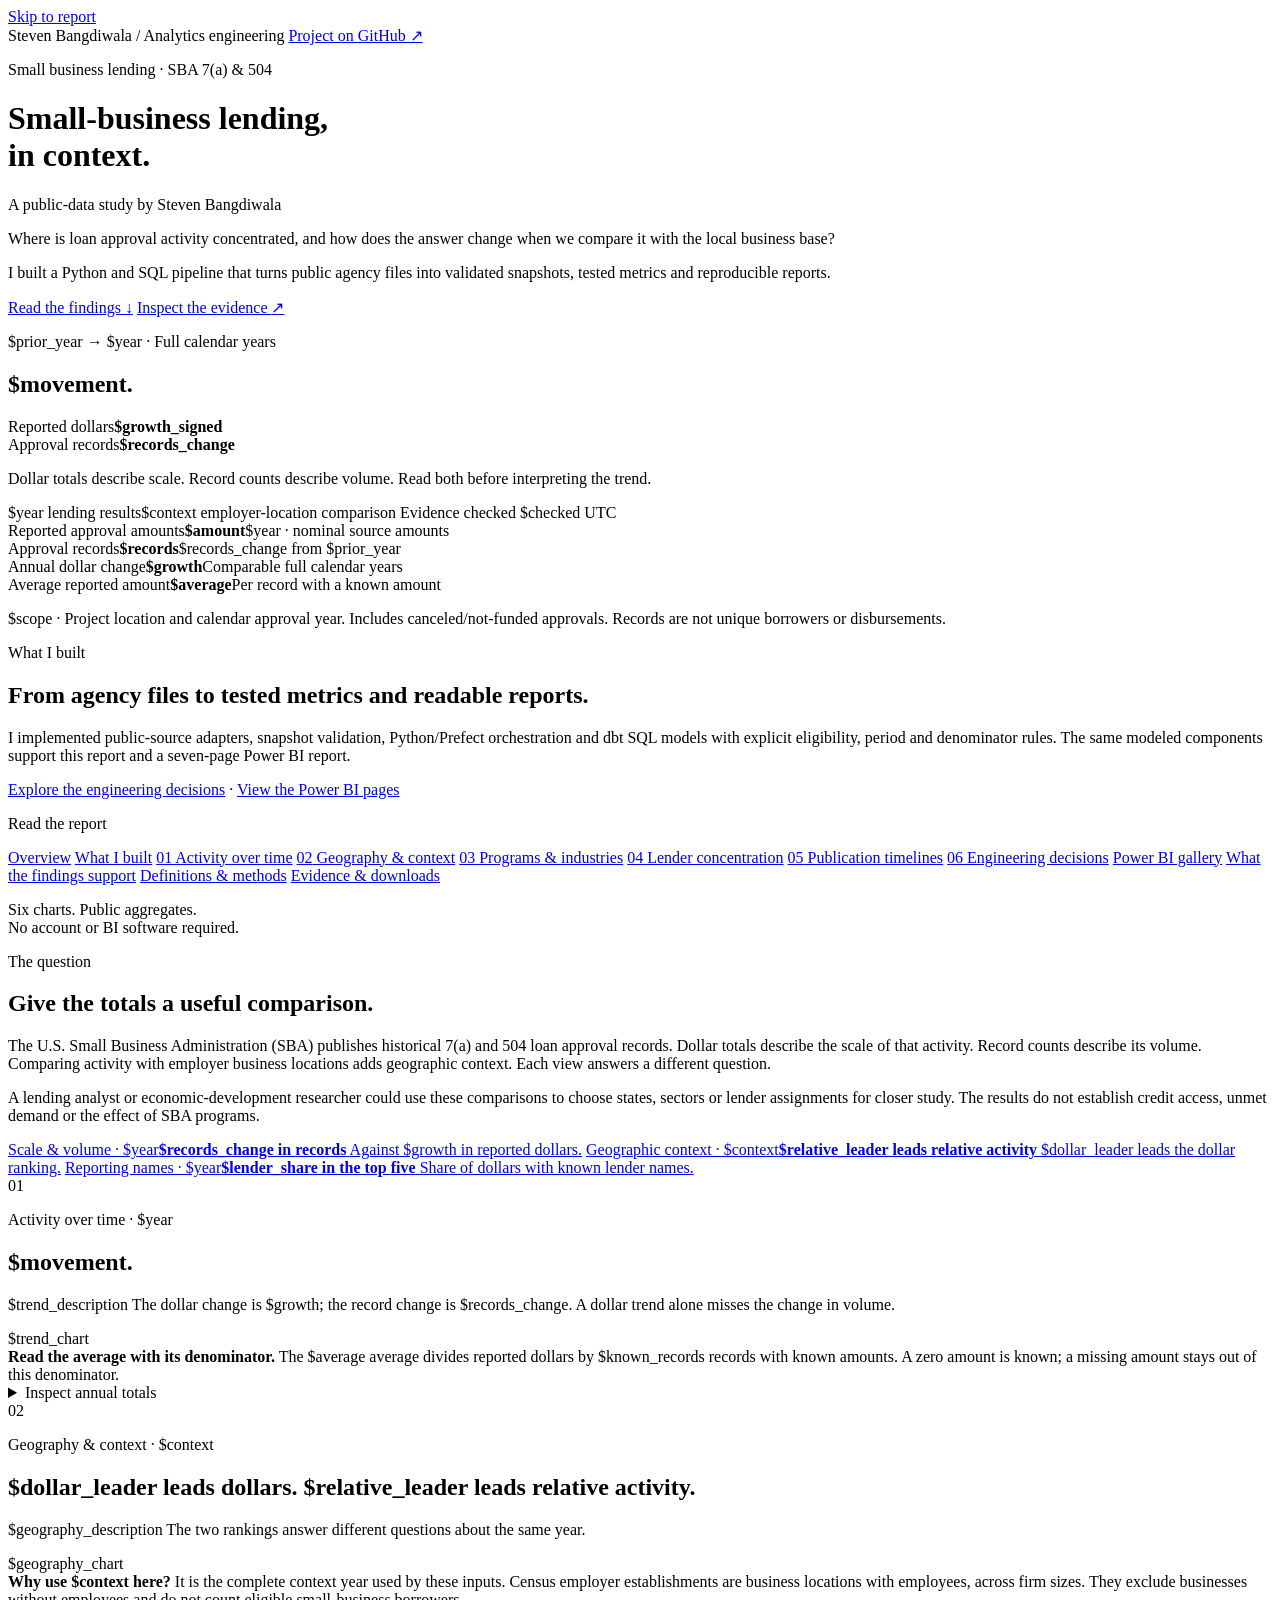
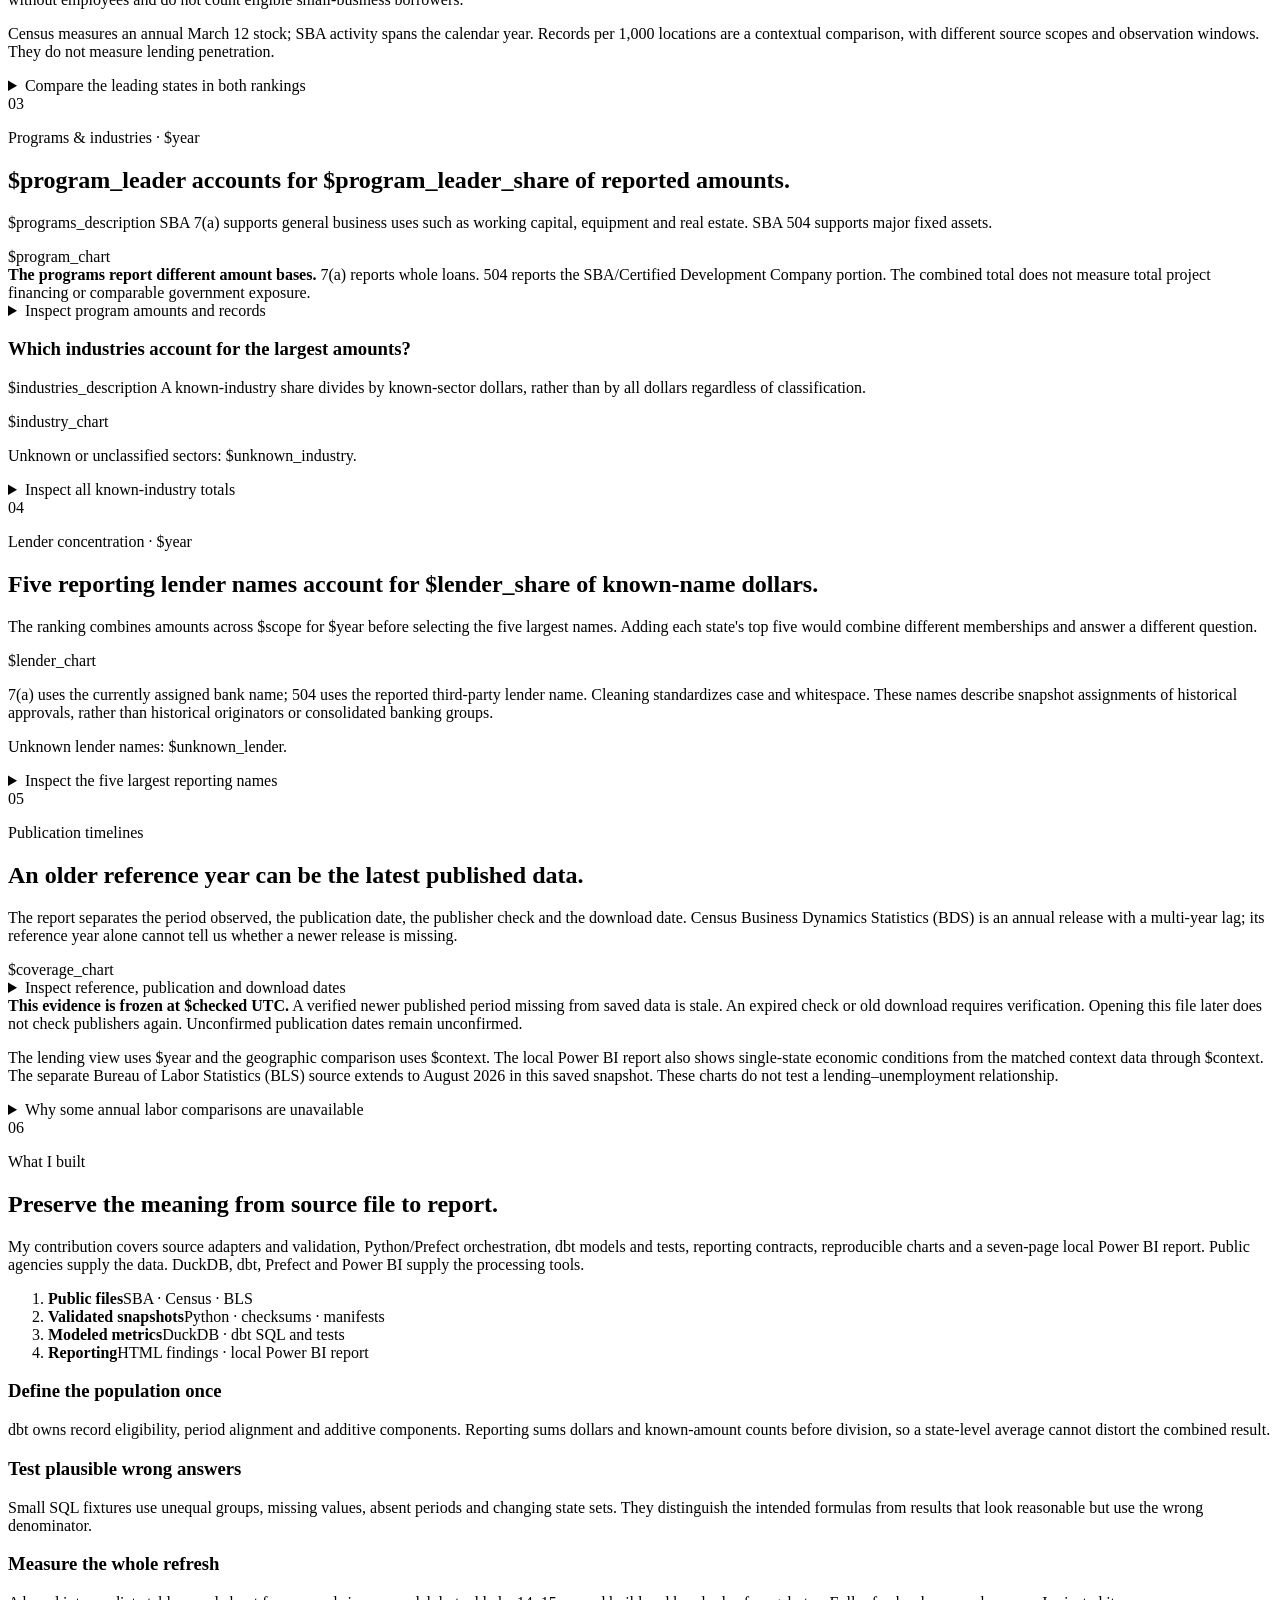
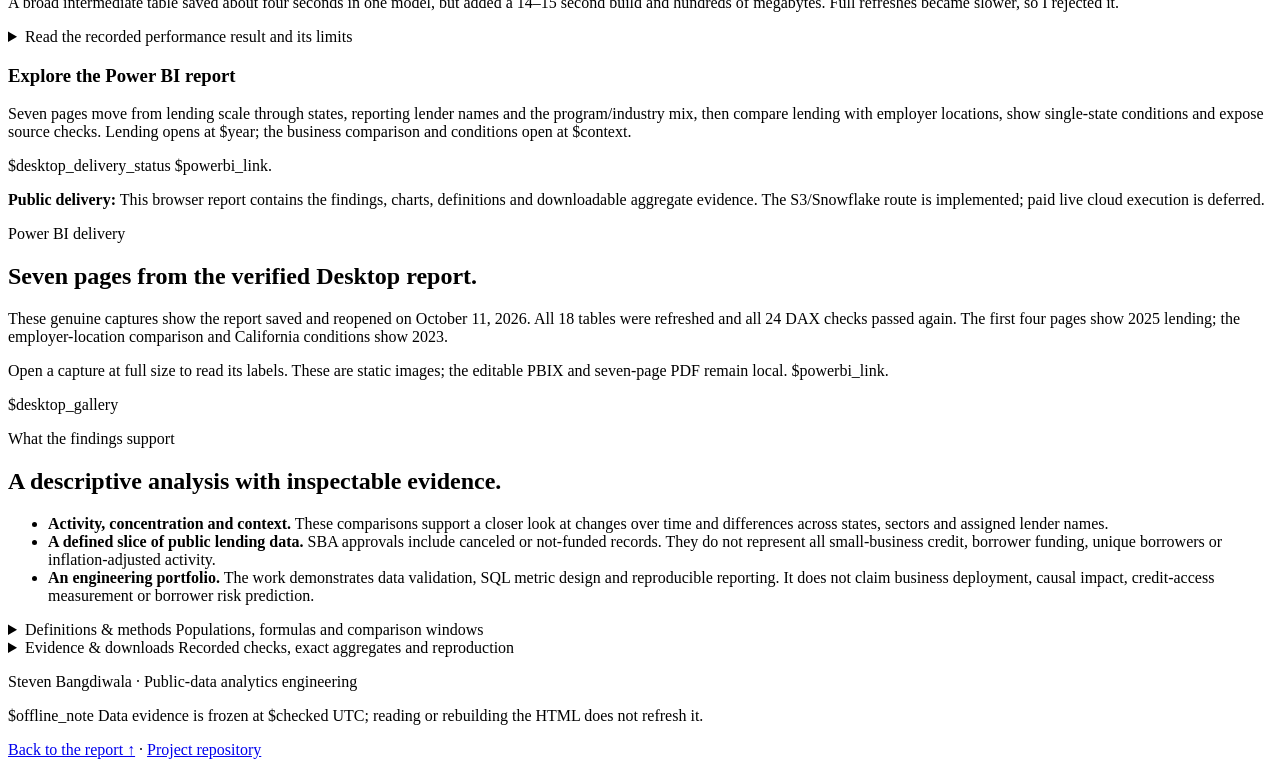
<file: scripts/portfolio/index.html>
<!doctype html>
<html lang="en">
<head>
  <meta charset="utf-8">
  <meta name="viewport" content="width=device-width, initial-scale=1">
  <meta name="description" content="A public-data analytics engineering case study of SBA approval activity, geographic concentration and the business context behind the numbers.">
  <meta name="color-scheme" content="light">
  <meta name="theme-color" content="#153e48">
  <meta name="author" content="Steven Bangdiwala">
  <link rel="canonical" href="$site">
  <meta property="og:type" content="article">
  <meta property="og:title" content="Small-Business Lending Analytics | Steven Bangdiwala">
  <meta property="og:description" content="SBA approval trends, geographic context and the engineering decisions behind a reproducible public-data analysis.">
  <meta property="og:url" content="$site">
  <meta property="og:image" content="${site}assets/featured.jpg">
  <meta property="og:image:width" content="1200">
  <meta property="og:image:height" content="627">
  <link rel="icon" href="data:image/svg+xml,%3Csvg xmlns='http://www.w3.org/2000/svg' viewBox='0 0 32 32'%3E%3Crect width='32' height='32' rx='7' fill='%23153e48'/%3E%3Cpath d='M8 24V17M16 24V12M24 24V7' stroke='%23e8bb76' stroke-width='4'/%3E%3C/svg%3E">
  <title>Small-Business Lending Analytics | Steven Bangdiwala</title>
  <style>$styles</style>
</head>
<body>
<a class="skip" href="#report">Skip to report</a>
<div class="page">
  <div class="masthead"><span class="brand">Steven Bangdiwala <span>/ Analytics engineering</span></span>
    <a href="$repo" class="repository-link">Project on GitHub ↗</a></div>
  <header class="hero">
    <div class="hero-copy">
    <p class="eyebrow">Small business lending · SBA 7(a) &amp; 504</p>
    <h1>Small-business lending,<br>in context.</h1>
    <p class="byline">A public-data study by Steven Bangdiwala</p>
    <p class="hero-deck">Where is loan approval activity concentrated, and how does the answer change
      when we compare it with the local business base?</p>
    <p class="hero-note">I built a Python and SQL pipeline that turns public agency files into validated
      snapshots, tested metrics and reproducible reports.</p>
    <div class="hero-actions"><a href="#activity">Read the findings <span aria-hidden="true">↓</span></a>
      <a href="#evidence">Inspect the evidence <span aria-hidden="true">↗</span></a></div>
    </div>
    <div class="hero-contrast" aria-label="Change from $prior_year to $year">
      <p class="eyebrow">$prior_year → $year · Full calendar years</p>
      <h2>$movement.</h2>
      <div class="comparison"><div><span>Reported dollars</span><strong>$growth_signed</strong></div>
        <div><span>Approval records</span><strong>$records_change</strong></div></div>
      <p>Dollar totals describe scale. Record counts describe volume. Read both before interpreting the trend.</p>
    </div>
    <div class="periods"><span>$year lending results</span><span>$context employer-location comparison</span>
      <span>Evidence checked $checked UTC</span></div>
  </header>
  <div class="metrics" aria-label="$year approval activity">
    <div class="metric"><span class="metric-label">Reported approval amounts</span><strong>$amount</strong><span>$year · nominal source amounts</span></div>
    <div class="metric"><span class="metric-label">Approval records</span><strong>$records</strong><span>$records_change from $prior_year</span></div>
    <div class="metric"><span class="metric-label">Annual dollar change</span><strong>$growth</strong><span>Comparable full calendar years</span></div>
    <div class="metric"><span class="metric-label">Average reported amount</span><strong>$average</strong><span>Per record with a known amount</span></div>
  </div>
  <p class="population">$scope · Project location and calendar approval year.
    Includes canceled/not-funded approvals. Records are not unique borrowers or disbursements.</p>

  <section id="contribution" class="contribution-summary">
    <p class="eyebrow">What I built</p>
    <h2>From agency files to tested metrics and readable reports.</h2>
    <p>I implemented public-source adapters, snapshot validation, Python/Prefect orchestration and dbt SQL models
      with explicit eligibility, period and denominator rules. The same modeled components support this
      report and a seven-page Power BI report.</p>
    <p><a href="#engineering">Explore the engineering decisions</a> · <a href="#desktop-gallery">View the Power BI pages</a></p>
  </section>

  <div class="layout">
    <aside>
      <nav aria-label="Report contents">
        <p class="eyebrow">Read the report</p>
        <a href="#question">Overview</a>
        <a href="#contribution">What I built</a>
        <a href="#activity"><span>01</span> Activity over time</a>
        <a href="#geography"><span>02</span> Geography &amp; context</a>
        <a href="#composition"><span>03</span> Programs &amp; industries</a>
        <a href="#lenders"><span>04</span> Lender concentration</a>
        <a href="#coverage"><span>05</span> Publication timelines</a>
        <a href="#engineering"><span>06</span> Engineering decisions</a>
        <a href="#desktop-gallery">Power BI gallery</a>
        <a href="#limits">What the findings support</a>
        <a href="#methods">Definitions &amp; methods</a>
        <a href="#evidence">Evidence &amp; downloads</a>
      </nav>
      <p class="sidebar-note">Six charts. Public aggregates.<br>No account or BI software required.</p>
    </aside>
    <main id="report">
      <section id="question" class="intro">
        <p class="eyebrow">The question</p>
        <h2>Give the totals a useful comparison.</h2>
        <p>The U.S. Small Business Administration (SBA) publishes historical 7(a) and 504 loan approval records.
          Dollar totals describe the scale of that activity. Record counts describe its volume.
          Comparing activity with employer business locations adds geographic context. Each view answers
          a different question.</p>
        <p>A lending analyst or economic-development researcher could use these comparisons to choose
          states, sectors or lender assignments for closer study. The results do not establish credit
          access, unmet demand or the effect of SBA programs.</p>
        <div class="reading-path" aria-label="Key findings and where to read them">
          <a href="#activity"><span>Scale &amp; volume · $year</span><strong>$records_change in records</strong>
            <span>Against $growth in reported dollars.</span></a>
          <a href="#geography"><span>Geographic context · $context</span><strong>$relative_leader leads relative activity</strong>
            <span>$dollar_leader leads the dollar ranking.</span></a>
          <a href="#lenders"><span>Reporting names · $year</span><strong>$lender_share in the top five</strong>
            <span>Share of dollars with known lender names.</span></a>
        </div>
      </section>

      <section id="activity">
        <div class="section-heading"><span class="section-number">01</span><div><p class="eyebrow">Activity over time · $year</p>
          <h2>$movement.</h2></div></div>
        <p>$trend_description The dollar change is $growth; the record change is $records_change.
          A dollar trend alone misses the change in volume.</p>
        $trend_chart
        <div class="callout"><strong>Read the average with its denominator.</strong>
          The $average average divides reported dollars by $known_records records with known amounts.
          A zero amount is known; a missing amount stays out of this denominator.</div>
        <details><summary>Inspect annual totals</summary>$trend_table</details>
      </section>

      <section id="geography">
        <div class="section-heading"><span class="section-number">02</span><div><p class="eyebrow">Geography &amp; context · $context</p>
          <h2>$dollar_leader leads dollars. $relative_leader leads relative activity.</h2></div></div>
        <p>$geography_description The two rankings answer different questions about the same year.</p>
        $geography_chart
        <div class="callout"><strong>Why use $context here?</strong>
          It is the complete context year used by these inputs. Census employer establishments are
          business locations with employees, across firm sizes. They exclude businesses without employees
          and do not count eligible small-business borrowers.</div>
        <p>Census measures an annual March 12 stock; SBA activity spans the calendar year.
          Records per 1,000 locations are a contextual comparison, with different source scopes and
          observation windows. They do not measure lending penetration.</p>
        <details><summary>Compare the leading states in both rankings</summary>$geography_table $intensity_table</details>
      </section>

      <section id="composition">
        <div class="section-heading"><span class="section-number">03</span><div><p class="eyebrow">Programs &amp; industries · $year</p>
          <h2>$program_leader accounts for $program_leader_share of reported amounts.</h2></div></div>
        <p>$programs_description SBA 7(a) supports general business uses such as working capital,
          equipment and real estate. SBA 504 supports major fixed assets.</p>
        $program_chart
        <div class="callout"><strong>The programs report different amount bases.</strong>
          7(a) reports whole loans. 504 reports the SBA/Certified Development Company portion.
          The combined total does not measure total project financing or comparable government exposure.</div>
        <details><summary>Inspect program amounts and records</summary>$program_table</details>
        <h3 class="subsection-lead">Which industries account for the largest amounts?</h3>
        <p>$industries_description A known-industry share divides by known-sector dollars,
          rather than by all dollars regardless of classification.</p>
        $industry_chart
        <p class="coverage-note">Unknown or unclassified sectors: $unknown_industry.</p>
        <details><summary>Inspect all known-industry totals</summary>$industry_table</details>
      </section>

      <section id="lenders">
        <div class="section-heading"><span class="section-number">04</span><div><p class="eyebrow">Lender concentration · $year</p>
          <h2>Five reporting lender names account for $lender_share of known-name dollars.</h2></div></div>
        <p>The ranking combines amounts across $scope for $year before selecting the five largest names.
          Adding each state's top five would combine different memberships and answer a different question.</p>
        $lender_chart
        <p>7(a) uses the currently assigned bank name; 504 uses the reported third-party lender name.
          Cleaning standardizes case and whitespace. These names describe snapshot assignments of
          historical approvals, rather than historical originators or consolidated banking groups.</p>
        <p class="coverage-note">Unknown lender names: $unknown_lender.</p>
        <details><summary>Inspect the five largest reporting names</summary>$lender_table</details>
      </section>

      <section id="coverage">
        <div class="section-heading"><span class="section-number">05</span><div><p class="eyebrow">Publication timelines</p>
          <h2>An older reference year can be the latest published data.</h2></div></div>
        <p>The report separates the period observed, the publication date, the publisher check and
          the download date. Census Business Dynamics Statistics (BDS) is an annual release with a multi-year lag; its reference year
          alone cannot tell us whether a newer release is missing.</p>
        $coverage_chart
        <details><summary>Inspect reference, publication and download dates</summary>$source_table
          <p>Official release evidence (network required): $source_links.</p></details>
        <div class="callout"><strong>This evidence is frozen at $checked UTC.</strong>
          A verified newer published period missing from saved data is stale. An expired check or old
          download requires verification. Opening this file later does not check publishers again.
          Unconfirmed publication dates remain unconfirmed.</div>
        <p>The lending view uses $year and the geographic comparison uses $context. The local Power BI report
          also shows single-state economic conditions from the matched context data through $context.
          The separate Bureau of Labor Statistics (BLS) source extends to August 2026 in this saved snapshot.
          These charts do not test a lending–unemployment relationship.</p>
        <details><summary>Why some annual labor comparisons are unavailable</summary>
          <p>October 2025 unemployment data was not published. The available 11-month mean is
            descriptive; the model suppresses an ordinary comparable annual change for that year.
            A missing publisher release is different from a failed download.</p></details>
      </section>

      <section id="engineering">
        <div class="section-heading"><span class="section-number">06</span><div><p class="eyebrow">What I built</p>
          <h2>Preserve the meaning from source file to report.</h2></div></div>
        <p>My contribution covers source adapters and validation, Python/Prefect orchestration,
          dbt models and tests, reporting contracts, reproducible charts and a seven-page local Power BI report.
          Public agencies supply the data. DuckDB, dbt, Prefect and Power BI supply the processing tools.</p>
        <ol class="pipeline" aria-label="Implemented reporting pipeline">
          <li><strong>Public files</strong><span>SBA · Census · BLS</span></li>
          <li><strong>Validated snapshots</strong><span>Python · checksums · manifests</span></li>
          <li><strong>Modeled metrics</strong><span>DuckDB · dbt SQL and tests</span></li>
          <li><strong>Reporting</strong><span>HTML findings · local Power BI report</span></li>
        </ol>
        <div class="decision-grid">
          <article><h3>Define the population once</h3><p>dbt owns record eligibility, period alignment and
            additive components. Reporting sums dollars and known-amount counts before division,
            so a state-level average cannot distort the combined result.</p></article>
          <article><h3>Test plausible wrong answers</h3><p>Small SQL fixtures use unequal groups,
            missing values, absent periods and changing state sets. They distinguish the intended
            formulas from results that look reasonable but use the wrong denominator.</p></article>
          <article><h3>Measure the whole refresh</h3><p>A broad intermediate table saved about four
            seconds in one model, but added a 14–15 second build and hundreds of megabytes.
            Full refreshes became slower, so I rejected it.</p></article>
        </div>
        <details><summary>Read the recorded performance result and its limits</summary>
          <p>A May 2026 native DuckDB CSV-load comparison recorded wall time of about 28.6 → 18.1 seconds
            and maximum resident memory of about 4.7 → 2.0 GB on the same retained inputs.
            Source-table row counts matched. This is a historical observation on an earlier population.</p>
          <p>The wrapper timed one command invocation and recorded child-process maximum resident
            memory; it did not measure combined process-tree RAM. The retained summary lacks hardware,
            environment versions, cache conditions and repeat counts. It cannot establish a controlled
            speedup or performance for the current larger warehouse. $decision_link.</p>
        </details>
        <div class="report-delivery"><h3>Explore the Power BI report</h3>
          <p>Seven pages move from lending scale through states, reporting lender names and the program/industry mix,
            then compare lending with employer locations, show single-state conditions and expose source checks.
            Lending opens at $year; the business comparison and conditions open at $context.</p>
          <p>$desktop_delivery_status $powerbi_link.</p></div>
        <p class="status"><strong>Public delivery:</strong> This browser report contains the findings, charts,
          definitions and downloadable aggregate evidence. The S3/Snowflake route is implemented;
          paid live cloud execution is deferred.</p>
      </section>

      <section id="desktop-gallery">
        <p class="eyebrow">Power BI delivery</p>
        <h2>Seven pages from the verified Desktop report.</h2>
        <p>These genuine captures show the report saved and reopened on October 11, 2026.
          All 18 tables were refreshed and all 24 DAX checks passed again. The first four pages show
          2025 lending; the employer-location comparison and California conditions show 2023.</p>
        <p>Open a capture at full size to read its labels. These are static images; the editable PBIX
          and seven-page PDF remain local. $powerbi_link.</p>
        <div class="desktop-gallery">$desktop_gallery</div>
      </section>

      <section id="limits">
        <p class="eyebrow">What the findings support</p>
        <h2>A descriptive analysis with inspectable evidence.</h2>
        <ul class="limits-list">
          <li><strong>Activity, concentration and context.</strong> These comparisons support a closer
            look at changes over time and differences across states, sectors and assigned lender names.</li>
          <li><strong>A defined slice of public lending data.</strong> SBA approvals include canceled or
            not-funded records. They do not represent all small-business credit, borrower funding,
            unique borrowers or inflation-adjusted activity.</li>
          <li><strong>An engineering portfolio.</strong> The work demonstrates data validation, SQL
            metric design and reproducible reporting. It does not claim business deployment,
            causal impact, credit-access measurement or borrower risk prediction.</li>
        </ul>
      </section>

      <details id="methods" class="major-detail">
        <summary>Definitions &amp; methods <span>Populations, formulas and comparison windows</span></summary>
        <div class="detail-body">
          <h2>Use the denominator that answers the question.</h2>
          <dl class="glossary">
            <dt>Reported approval amounts</dt><dd>Sum of valid, nonnegative nominal source amounts.
              Whole-loan amounts for 7(a), SBA/Certified Development Company (CDC) portions for 504.
              Missing amounts do not add dollars.</dd>
            <dt>Approval records</dt><dd>Count of eligible source records with a recognized project state
              and calendar approval date. Cancellation/not-funded statuses stay in scope.</dd>
            <dt>Average reported amount</dt><dd>Summed dollars ÷ summed records with known amounts.
              Zero is known. Missing amounts remain in record volume but leave this denominator.</dd>
            <dt>Annual dollar change</dt><dd>(Current full-year dollars ÷ prior full-year dollars) − 1.
              Requires consecutive comparable years and matching observed state sets.</dd>
            <dt>Approval records per 1,000 employer locations</dt><dd>1,000 × matched state-year records
              ÷ matched employer establishments. Both components use the same matched rows.
              Annual stocks provide context across firm sizes, rather than an eligible-borrower count.</dd>
            <dt>Program share</dt><dd>Program dollars ÷ all-program dollars in the selected state/year population.</dd>
            <dt>Known-industry share and coverage</dt><dd>Sector dollars ÷ all known-sector dollars.
              Coverage is known-sector dollars ÷ all dollars. Missing/unclassified sectors are disclosed separately.</dd>
            <dt>Top-five lender-name share and coverage</dt><dd>Sum of the five largest known-name dollar
              totals ÷ all known-name dollars, after selection-wide aggregation. Coverage is known-name
              dollars ÷ all dollars. Ties use a stable name key.</dd>
          </dl>
          <p>SBA calendar years, Census March 12 establishment stocks and BLS monthly state rates have
            different observation windows. A matching year gives regional context without certifying
            identical temporal exposure. State unemployment rates are not averaged into a national rate.</p>
          <p>$method_link · $architecture_link</p>
        </div>
      </details>

      <details id="evidence" class="major-detail">
        <summary>Evidence &amp; downloads <span>Recorded checks, exact aggregates and reproduction</span></summary>
        <div class="detail-body">
          <h2>Separate the checks by what they prove.</h2>
          <p>The October local rebuild passed 328 real-data dbt tests. The saved-data readiness record
            below is a later check of reporting exports against modeled tables. Neither check was
            rerun to create this HTML file.</p>
          $evidence_table
          <p>Chart generation checked six input CSV byte hashes and row counts, then reconciled selected
            category dollars, record counts and known-amount counts. This HTML builder verifies the
            versioned aggregate and chart text hashes against that public proof. Its own provenance
            binds the inputs, template and output. Hash agreement preserves the evidence trail;
            it does not independently rerun the source-data analysis.</p>
          <p>The live Prefect extraction initially failed source validation. After compatibility repairs,
            processing resumed from retained downloads; a separate final summary records success.
            That recovery was not an uninterrupted full Prefect pass.</p>
          <div class="downloads" aria-label="Report downloads">
            <a href="$aggregate_uri" download="lending_analysis.json">Exact aggregate values · JSON</a>
            <a href="$proof_uri" download="lending_verification.json">Saved-data and chart checks · JSON</a>
            <a href="provenance.json" download>HTML provenance · JSON</a>
            <a href="offline.html" download>Self-contained offline report · HTML</a>
          </div>
          <p>The aggregate and check downloads are embedded in this file. Each chart has an SVG download.
            HTML provenance is supplied alongside the report. Optional project links below need a network connection.</p>
          <details class="json-detail"><summary>Read exact aggregate JSON in this report</summary>
            <pre class="json-preview" tabindex="0" aria-label="Exact aggregate JSON"><code>$aggregate_text</code></pre></details>
          <details class="json-detail"><summary>Read saved-data and chart-check JSON in this report</summary>
            <pre class="json-preview" tabindex="0" aria-label="Saved-data verification JSON"><code>$proof_text</code></pre></details>
          <h3>Rebuild this presentation from a fresh checkout</h3>
          <pre><code>python scripts/render_portfolio_report.py</code></pre>
          <p>This standard-library command reads versioned public aggregates and charts. It needs no raw
            records, database, plotting dependency or credentials. It replaces only this report and its
            presentation package and provenance file.</p>
          <h3>Reproduce the underlying data analysis</h3>
          <p>Exact chart regeneration requires matching saved CSV exports and readiness evidence,
            which are excluded from Git. Rebuilding modeled data also requires validated raw snapshots
            and manifests. A new live refresh can include publisher revisions and change historical totals.</p>
          <pre><code>make install PYTHON=python3.12
make ci-check</code></pre>
          <p>The lightweight gate uses Linux/WSL Python 3.12. It checks code, SQL compilation and report
            contracts, without downloading sources or executing the full warehouse data-test suite.
            Desktop DAX, Power Query and current live cloud data remain outside that gate.</p>
          <div class="evidence-links">$runtime_link · $test_link · $history_link · $decision_link</div>
        </div>
      </details>
      <footer><p>Steven Bangdiwala · Public-data analytics engineering</p>
        <p>$offline_note Data evidence is frozen at
          $checked UTC; reading or rebuilding the HTML does not refresh it.</p>
        <a href="#report">Back to the report ↑</a> · <a href="$repo">Project repository</a></footer>
    </main>
  </div>
</div>
<dialog id="chart-viewer" aria-labelledby="viewer-title">
  <div class="viewer-toolbar"><h2 id="viewer-title">Chart</h2><div>
    <button type="button" id="size-toggle">Use full size</button>
    <button type="button" id="close-viewer" aria-label="Close chart">Close ×</button></div></div>
  <p class="viewer-hint">The full chart fits this window. Choose “Use full size” to inspect it at its native size, then scroll inside the viewer when needed.</p>
  <div class="viewer-scroll" tabindex="0" role="region" aria-label="Enlarged chart"><img id="viewer-image" alt=""></div>
  <p id="viewer-caption"></p>
</dialog>
<script>$script</script>
</body>
</html>
</file>
